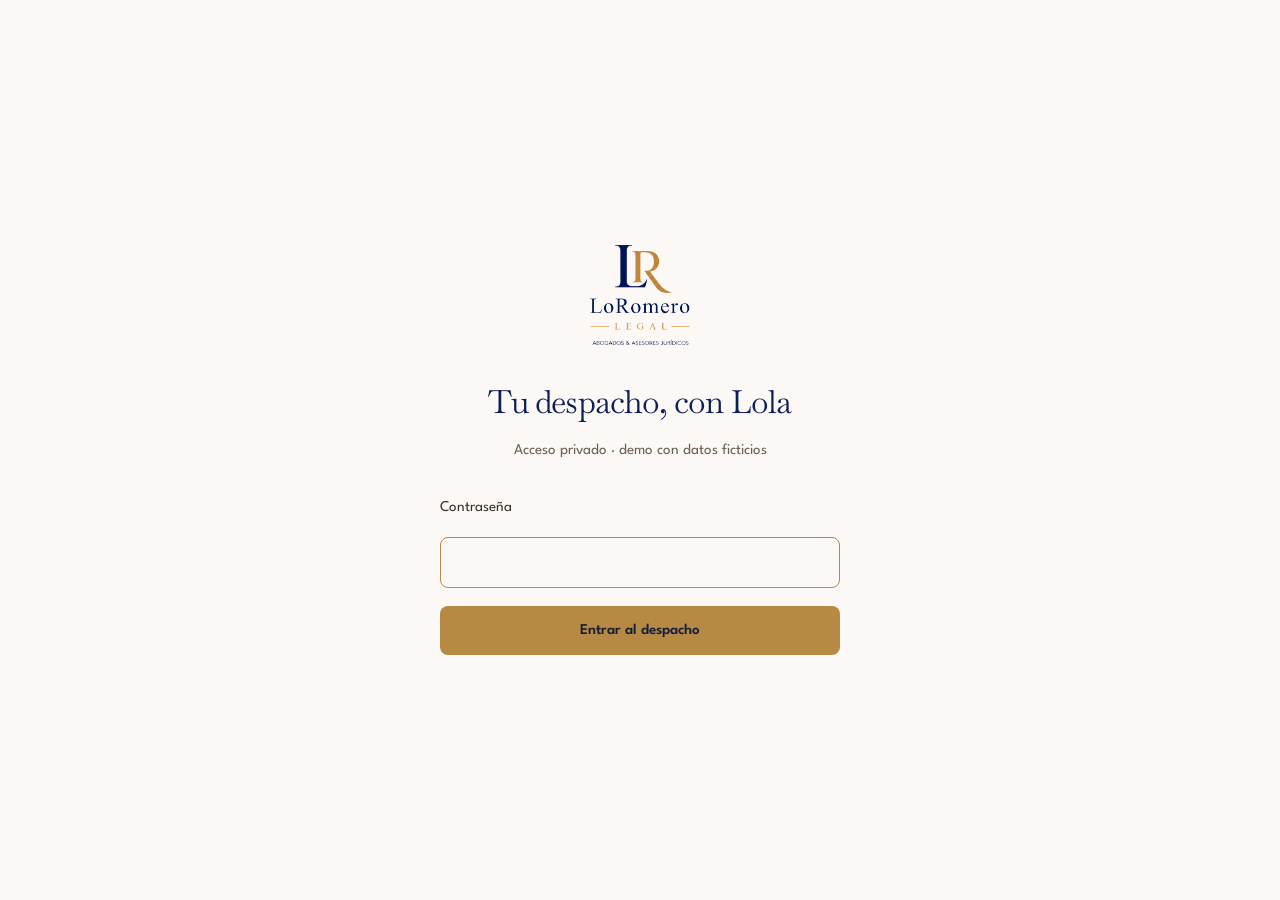
<file: index.html>
<!doctype html>
<html lang="es">
  <head>
    <meta charset="UTF-8" />
    <meta name="viewport" content="width=device-width, initial-scale=1.0" />
    <title>Lola · Lo Romero Legal</title>
    <meta name="theme-color" content="#0D1F58" />
    <link rel="icon" href="./brand/lrl-color.png" />
    <link rel="preconnect" href="https://fonts.googleapis.com" />
    <link rel="preconnect" href="https://fonts.gstatic.com" crossorigin />
    <link
      href="https://fonts.googleapis.com/css2?family=Baskervville:ital@0;1&family=League+Spartan:wght@400;500;600;700&display=swap"
      rel="stylesheet"
    />
    <script type="module" crossorigin src="./assets/index-DdEeDOhV.js"></script>
    <link rel="modulepreload" crossorigin href="./assets/chunk-DHx0Hwia.js">
    <link rel="modulepreload" crossorigin href="./assets/preload-helper-C_ToAYrC.js">
    <link rel="modulepreload" crossorigin href="./assets/store-Bd8o5oKa.js">
    <link rel="modulepreload" crossorigin href="./assets/actions-CuO7XJXQ.js">
    <link rel="modulepreload" crossorigin href="./assets/dia-IgKjLww7.js">
    <link rel="modulepreload" crossorigin href="./assets/bandeja-data-DtfQtGdV.js">
    <link rel="modulepreload" crossorigin href="./assets/check-lzzsST4Q.js">
    <link rel="modulepreload" crossorigin href="./assets/file-text-BRj9SrxJ.js">
    <link rel="modulepreload" crossorigin href="./assets/guide-state-CVuGlHj9.js">
    <link rel="modulepreload" crossorigin href="./assets/ops-DeLldN-a.js">
    <link rel="modulepreload" crossorigin href="./assets/escrito-9IsK-WZF.js">
    <link rel="modulepreload" crossorigin href="./assets/cloud-Da4aQi-Y.js">
    <link rel="modulepreload" crossorigin href="./assets/phone-YMp3YKvH.js">
    <link rel="modulepreload" crossorigin href="./assets/sparkles-Vx2PFT0X.js">
    <link rel="stylesheet" crossorigin href="./assets/escrito-BxnAW9AA.css">
    <link rel="stylesheet" crossorigin href="./assets/index-Bc18knv8.css">
  </head>
  <body>
    <div id="root"></div>
  </body>
</html>
</file>
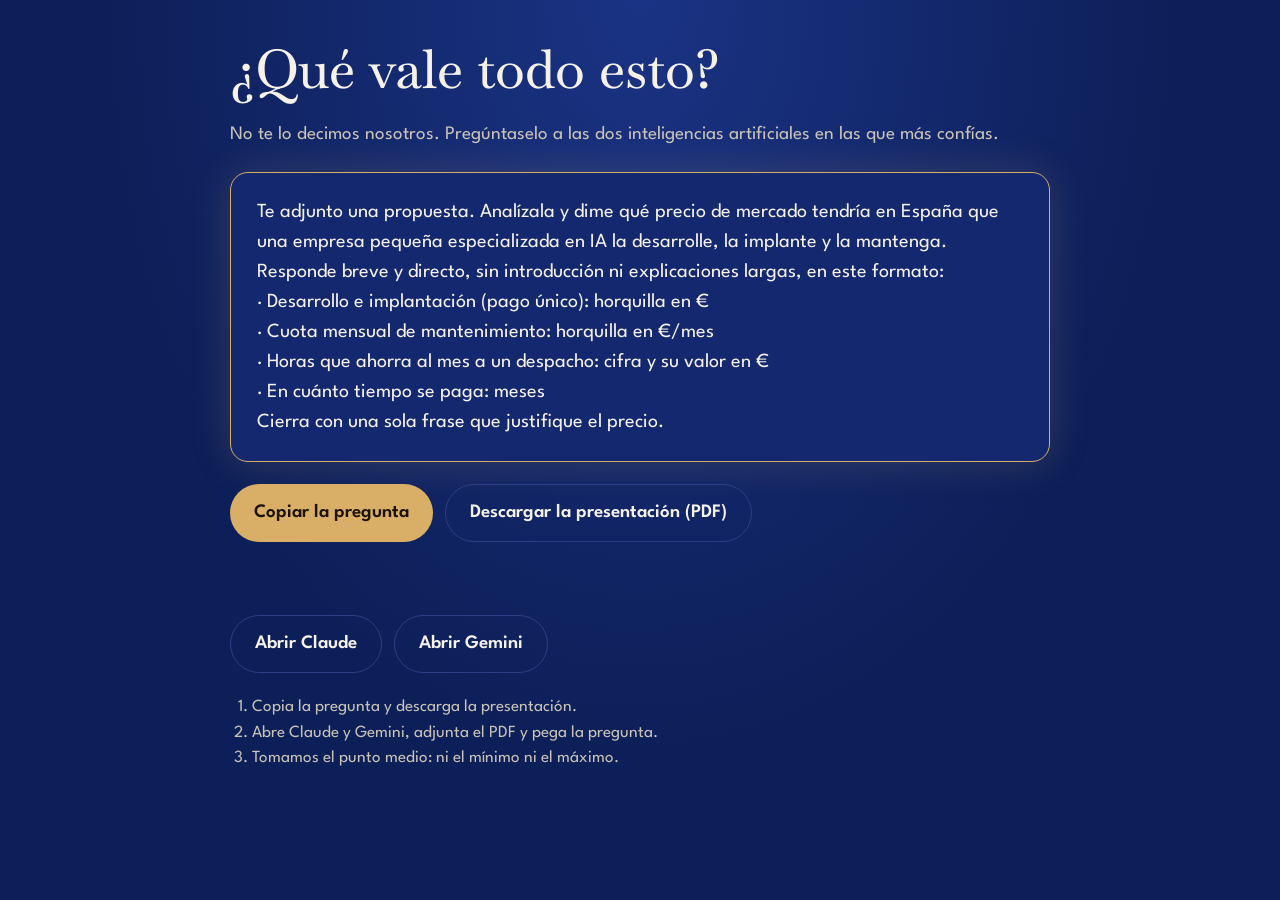
<file: cierre/index.html>
<!doctype html>
<html lang="es"><head><meta charset="utf-8"><meta name="viewport" content="width=device-width,initial-scale=1">
<title>¿Qué vale todo esto?</title>
<meta name="robots" content="noindex">
<link rel="preconnect" href="https://fonts.googleapis.com">
<link rel="stylesheet" href="https://fonts.googleapis.com/css2?family=Baskervville:ital,wght@0,400..700;1,400..700&family=League+Spartan:wght@300..700&display=swap">
<style>
:root{--bg:#0D1F58;--ink:#F6F2EA;--soft:#C9C2B6;--gold:#D9AE66;--card:#13286E;--line:#2A3F86}
*{box-sizing:border-box}
body{margin:0;min-height:100vh;background:radial-gradient(ellipse at 50% 0%,#1A3384 0%,var(--bg) 60%);color:var(--ink);font-family:'League Spartan',system-ui,sans-serif;font-size:19px;line-height:1.5;padding:40px 16px 64px;display:flex;justify-content:center}
.wrap{max-width:820px;width:100%;display:flex;flex-direction:column;gap:22px}
h1{font-family:'Baskervville',Georgia,serif;font-weight:500;font-size:clamp(34px,6vw,54px);line-height:1.1;margin:0;text-wrap:balance}
.lede{color:var(--soft);margin:0}
.q{background:var(--card);border:1.5px solid var(--gold);border-radius:18px;padding:24px 26px;box-shadow:0 0 40px rgba(217,174,102,.18);white-space:pre-line;font-size:20px}
.row{display:flex;flex-wrap:wrap;gap:12px}
.btn{appearance:none;border:0;border-radius:999px;padding:14px 24px;font:inherit;font-weight:600;cursor:pointer;text-decoration:none;display:inline-flex;align-items:center;gap:8px}
.gold{background:var(--gold);color:#1B1206}
.ghost{background:transparent;color:var(--ink);border:1.5px solid var(--line)}
.ok{color:var(--gold);font-weight:600;min-height:1.5em}
.steps{color:var(--soft);font-size:17px;margin:0;padding-left:22px}
.btn:focus-visible{outline:2px solid var(--gold);outline-offset:3px}
</style></head><body>
<div class="wrap">
  <h1>¿Qué vale todo esto?</h1>
  <p class="lede">No te lo decimos nosotros. Pregúntaselo a las dos inteligencias artificiales en las que más confías.</p>
  <div class="q" id="q">Te adjunto una propuesta. Analízala y dime qué precio de mercado tendría en España que una empresa pequeña especializada en IA la desarrolle, la implante y la mantenga.
Responde breve y directo, sin introducción ni explicaciones largas, en este formato:
· Desarrollo e implantación (pago único): horquilla en €
· Cuota mensual de mantenimiento: horquilla en €/mes
· Horas que ahorra al mes a un despacho: cifra y su valor en €
· En cuánto tiempo se paga: meses
Cierra con una sola frase que justifique el precio.</div>
  <div class="row">
    <button class="btn gold" id="copy" type="button">Copiar la pregunta</button>
    <a class="btn ghost" href="https://drive.google.com/file/d/1Ja6S2TDY6WOYTfha4LNRTRfylqhZHCdu/view" target="_blank" rel="noopener">Descargar la presentación (PDF)</a>
  </div>
  <div class="ok" id="ok" role="status" aria-live="polite"></div>
  <div class="row">
    <a class="btn ghost" href="https://claude.ai/new" target="_blank" rel="noopener">Abrir Claude</a>
    <a class="btn ghost" href="https://gemini.google.com/app" target="_blank" rel="noopener">Abrir Gemini</a>
  </div>
  <ol class="steps">
    <li>Copia la pregunta y descarga la presentación.</li>
    <li>Abre Claude y Gemini, adjunta el PDF y pega la pregunta.</li>
    <li>Tomamos el punto medio: ni el mínimo ni el máximo.</li>
  </ol>
</div>
<script>
document.getElementById('copy').addEventListener('click', async function(){
  var t = document.getElementById('q').innerText, ok = document.getElementById('ok');
  try { await navigator.clipboard.writeText(t); ok.textContent = 'Copiada. Ahora pégala en Claude y en Gemini.'; }
  catch(e){ var r=document.createRange(); r.selectNodeContents(document.getElementById('q')); var s=getSelection(); s.removeAllRanges(); s.addRange(r); ok.textContent = 'Pulsa Ctrl+C para copiarla.'; }
});
</script>
</body></html>
</file>
<file: assets/escrito-BxnAW9AA.css>
.t6b-despacho,.t6b-escrito{max-width:1140px;color:var(--ink);margin:0 auto;padding:24px 28px 110px}.t6b-despacho h1,.t6b-escrito h2{color:var(--navy);margin:0 0 8px;font-family:Baskervville,Georgia,serif;font-size:28px;line-height:1.2}.t6b-despacho p,.t6b-escrito p{margin:8px 0 16px}.t6b-team{grid-template-columns:minmax(0,1fr) 210px;align-items:center;gap:24px;margin-top:24px;display:grid}.t6b-pyramid{flex-direction:column;align-items:center;gap:14px;min-width:0;display:flex}.t6b-rank{background:var(--sand);border:1px solid var(--line-2);border-radius:12px;padding:16px 20px}.t6b-rank h2{color:var(--gold-ink);margin:0 0 4px;font-size:14px}.t6b-rank h3{color:var(--navy);margin:0;font-size:20px;line-height:1.3}.t6b-rank p{margin:4px 0}.t6b-rank .t6b-today,.t6b-lola .t6b-today{color:var(--muted);margin-top:12px;font-size:14px}.rank-one{text-align:center;background:var(--gold-tint);width:65%}.rank-two{background:var(--paper);grid-template-columns:repeat(2,minmax(0,1fr));gap:20px;width:80%;display:grid}.rank-three{width:90%}.rank-four{width:100%}.t6b-lola{border-top:2px solid var(--gold);padding-top:16px}.t6b-lola h2{color:var(--navy);font-family:Baskervville,Georgia,serif;font-size:23px}.t6b-working{color:var(--ok-ink);align-items:center;gap:7px;font-size:14px;display:inline-flex}.t6b-working i{background:var(--ok-ink);border-radius:50%;flex:none;width:8px;height:8px}.t6b-phases{border-block:1px solid var(--line);color:var(--muted);flex-wrap:wrap;gap:8px 20px;margin:16px 0;padding:18px 0;list-style:none;display:flex}.t6b-phases [aria-current]{color:var(--gold-ink);font-weight:600}.t6b-step{color:var(--navy);font-size:20px;font-weight:600}.t6b-contrast{border-block:1px solid var(--line-2);margin:12px 0 20px;padding:20px 0}.t6b-contrast h3{color:var(--navy);margin-bottom:12px;font-family:Baskervville,Georgia,serif;font-size:25px}.t6b-columns{grid-template-columns:repeat(2,minmax(0,1fr));gap:16px;margin:12px 0 20px;display:grid}.t6b-columns>div{background:var(--sand);border-top:1px solid var(--gold);padding:14px}.t6b-columns h4{color:var(--navy)}.t6b-choices{flex-wrap:wrap;gap:12px;margin:18px 0;display:flex}.t6b-word{margin:16px 0}.t6b-word h3{align-items:center;gap:8px;margin-bottom:12px;display:flex}.t6b-word .docx-wrapper{background:var(--sand);padding:12px}.t6b-word .docx-wrapper>section.docx{box-shadow:none;overflow-wrap:anywhere;width:100%!important;min-height:0!important;padding:32px!important}.t6b-escrito button{min-height:44px}@media (width<=700px){.t6b-despacho,.t6b-escrito{padding:18px 14px 140px}.t6b-team{grid-template-columns:minmax(0,1fr);gap:24px}.rank-one{width:85%}.rank-two{gap:12px;width:94%}.rank-three{width:97%}.t6b-rank{padding:12px}.t6b-rank h3{font-size:17px}.t6b-rank p{font-size:14px}.t6b-columns{gap:10px}.t6b-columns>div{padding:10px}.t6b-phases{gap:6px 12px;font-size:13px}.t6b-word .docx-wrapper>section.docx{padding:16px!important}}.t6b-escrito [data-guide=escrito-decide]{scroll-margin-top:320px}.t6b-word-back{z-index:1;margin-bottom:18px;position:sticky;top:8px}@media (width>=701px){.t6b-despacho{padding-top:16px}.t6b-team{margin-top:14px}.t6b-pyramid{gap:8px}.t6b-rank{padding:10px 16px;font-size:14px;line-height:1.35}.t6b-rank h3{font-size:18px}.t6b-rank .t6b-today{margin-top:6px}}@media (width<=700px){.t6b-contrast{margin:8px 0 16px;padding:10px 0}.t6b-contrast h3{margin-bottom:8px;font-size:22px}.t6b-contrast p{margin:6px 0}.t6b-columns{margin:8px 0 12px}.t6b-escrito [data-guide=escrito-decide]{scroll-margin-top:280px}}.t6b-despacho,.t6b-escrito{box-sizing:border-box;flex:1;width:100%;min-height:0;scroll-padding-block:56px 120px;overflow-y:auto}.t6b-team{align-items:start}.t6b-lola{margin-top:0}.t6b-step{z-index:2;box-sizing:border-box;background:var(--cream);align-items:center;height:48px;margin:0;display:flex;position:sticky;top:0}.t6b-word-back{top:48px}.t6b-contrast .t6b-sum{align-items:baseline;gap:8px;margin:8px 0;display:flex}.t6b-contrast .t6b-sum svg{color:var(--gold-ink);flex:none;align-self:center}.t6b-todo{color:var(--muted);margin:8px 0 16px;padding-left:20px}.t6b-todo li{margin:4px 0}.t6b-despacho,.t6b-escrito{padding-bottom:40px;scroll-padding-block:56px 24px}@media (width<=700px){.t6b-despacho,.t6b-escrito{padding-bottom:32px}.t6b-choices{margin-bottom:40px}.t6b-choices .lx-btn{scroll-margin-bottom:40px}.t6b-choices{grid-template-columns:1fr 1fr;gap:10px;display:grid}.t6b-choices .lx-btn{justify-content:center;width:100%}.t6b-choices .lx-btn:last-child{grid-column:1/-1}}.t7-work{margin-block:20px}.t7-disclosure{color:var(--muted);font-size:13px}.t7-sources{grid-template-columns:repeat(4,minmax(0,1fr));gap:14px;margin-bottom:28px;display:grid}.t7-sources>div{border:1px solid var(--line);padding:10px;position:relative}.t7-sources strong,.t7-sources span{display:block}.t7-sources span{font-size:13px}.t7-sources .active{background:var(--gold-tint);outline:2px solid var(--gold-ink)}.t7-sources .copied{background:var(--sand)}.t7-wire{border-left:1px solid var(--gold-ink);opacity:0;height:24px;position:absolute;top:100%;left:50%}.active .t7-wire,.copied .t7-wire{opacity:1}.t7-paper{background:var(--paper);border-top:1px solid var(--gold-ink);grid-template-columns:minmax(0,2fr) minmax(180px,1fr);column-gap:24px;padding:20px;display:grid}.t7-paper>p{white-space:pre-wrap;max-width:70ch;line-height:1.7}.t7-underlined{text-decoration:underline;-webkit-text-decoration-color:var(--gold-ink);text-decoration-color:var(--gold-ink);text-underline-offset:4px}.t7-paper aside{font-size:13px}.t7-paper aside strong{color:var(--gold-ink);display:block}@media (width<=700px){.t7-sources{grid-template-columns:1fr 1fr;gap:26px 12px}.t7-paper{grid-template-columns:minmax(0,1fr);padding:12px}.t7-paper aside:empty{display:none}}@media (prefers-reduced-motion:reduce){.t7-work *{scroll-behavior:auto}}.t7-actor{color:var(--navy);align-items:center;gap:8px;margin:10px 0;font-weight:600;display:flex}.t7-dot{background:var(--line-2);border-radius:50%;flex:none;width:10px;height:10px}.t7-dot.on{background:var(--gold-ink);animation:1s ease-in-out infinite t7pulse}@keyframes t7pulse{50%{opacity:.3}}.t7-sources>div{transition:background .4s,outline-color .4s}.t7-sources em{color:var(--gold-ink);opacity:0;font-size:12px;font-style:normal;transition:opacity .4s;display:block}.t7-sources .active em,.t7-sources .copied em{opacity:1}.t7-par.typing:after{content:"▍";color:var(--gold-ink);animation:.8s steps(2,end) infinite t7pulse}.t7-mark{color:inherit;padding:0 2px}.t7-mark.fable{background:var(--gold-tint);border-bottom:2px solid var(--gold-ink)}.t7-mark.argon{border-bottom:2px solid var(--navy);background:#e3ebf5}.t7-paper aside .t7-note{border-left:3px solid var(--gold-ink);background:var(--sand);margin:0 0 10px;padding:8px 10px;animation:.5s ease-out t7in}.t7-paper aside .t7-note.argon{border-left-color:var(--navy)}.t7-note small{color:var(--muted);margin-bottom:4px;font-size:11px;display:block}.t7-note.argon strong{color:var(--navy)}@keyframes t7in{0%{opacity:0;transform:translate(8px)}}@media (prefers-reduced-motion:reduce){.t7-dot.on,.t7-par.typing:after,.t7-note{animation:none}}.t6b-escrito[data-compact]>header p,.t6b-escrito[data-compact]>.t6b-phases{display:none}.t6b-escrito[data-compact]>header h2{margin:0;font-size:20px}.t6b-escrito[data-compact]{padding-top:10px}.t6b-escrito[data-compact] .t6b-step{margin:4px 0;font-size:16px}.t7-sources .copied{background:var(--gold-tint);border-left:4px solid var(--gold-ink)}.t7-sources .copied strong:before{content:"✓ ";color:var(--gold-ink)}.t7-work{scroll-margin-top:8px}@media (width<=700px){.t7-sources{gap:8px;margin-bottom:14px}.t7-sources span{font-size:12px}.t7-wire{height:8px}}
</file>
<file: assets/index-Bc18knv8.css>
.lx-lola-pill,.vl-slot,.vl-slide{--vl-ivory:var(--paper,#fff);--vl-paper:var(--sand,#f7f2ea);--vl-line:var(--line,#eae2d6);--vl-line-2:var(--line-2,#ddd0bd);--vl-warm:var(--muted,#6a6055);--vl-ink:var(--ink,#3a332b);--vl-navy:var(--navy,#0d1f58);--vl-gold:var(--gold,#b68945);--vl-gold-ink:var(--gold-ink,#7e5a1c);--vl-gold-tint:var(--gold-tint,#f4ebd9);--vl-green:#4a7050;--vl-green-d:#3f6b45;--vl-red:#96472b;--vl-red-d:#7e3a22;--vl-ease:cubic-bezier(.23, 1, .32, 1);color:var(--vl-ink);font-family:League Spartan,sans-serif}.vl-slot{background:var(--sand,#f7f2ea);border-bottom:1px solid var(--vl-line);flex-direction:column;gap:8px;min-height:0;max-height:72%;padding:12px 22px 14px;display:flex;overflow-y:auto}.vl-slot:empty{display:none}.vl-dock{background:var(--vl-ivory);border:1px solid var(--vl-line);animation:vl-rise .22s var(--vl-ease);border-radius:14px;flex-wrap:wrap;align-items:center;gap:10px;padding:10px 12px;display:flex;box-shadow:0 1px 2px #3a332b14}.vl-dock[data-paused=true]{background:var(--vl-paper)}.vl-dock-txt{flex:40px;min-width:0;line-height:1.2;display:grid}.vl-dock-txt b{color:var(--vl-navy);text-overflow:ellipsis;white-space:nowrap;font-size:14px;font-weight:600;overflow:hidden}.vl-dock-txt span{color:var(--vl-warm);text-overflow:ellipsis;white-space:nowrap;font-size:12.5px;overflow:hidden}.vl-dock .vl-btn{min-height:34px;padding:6px 10px;font-size:13px}@media (width>=901px){.vl-lines li:nth-last-child(n+3){display:none}}.vl-dock.call{display:block}.vl-call-top{align-items:center;gap:10px;display:flex}.vl-timer{font-variant-numeric:tabular-nums;color:var(--vl-warm);letter-spacing:.04em;font-size:13px}.vl-lines{border-top:1px solid var(--vl-line);gap:5px;margin:10px 0 0;padding:8px 0 0;font-size:13px;line-height:1.4;list-style:none;display:grid}.vl-lines li span{letter-spacing:.06em;text-transform:uppercase;color:var(--vl-gold);margin-right:4px;font-size:11px}.vl-lines li.user{color:var(--vl-warm)}.vl-empty{color:var(--vl-warm);align-items:center;gap:6px;display:flex}.voice-orb.mini{background:radial-gradient(circle at 30% 26%,#f3dcae,#b68945 52%,#6f5a3a 100%);border-radius:50%;flex:none;width:34px;height:34px;transition:transform 80ms linear,box-shadow .25s ease-out,filter .25s ease-out;position:relative;box-shadow:0 2px 10px #b6894533}.voice-orb.mini:after{content:"";border:1px solid #b6894566;border-radius:50%;position:absolute;inset:-5px}.voice-orb.mini[data-state=listening],.voice-orb.mini[data-state=speaking]{transform:scale(calc(1 + var(--lv,0) * .22))}.voice-orb.mini[data-state=speaking]{box-shadow:0 2px 18px #b6894599}.voice-orb.mini[data-state=thinking]{animation:1.2s ease-in-out infinite vl-think}.voice-orb.mini[data-state=paused],.voice-orb.mini[data-state=idle]{filter:saturate(.2)brightness(1.08);box-shadow:none}@keyframes vl-think{50%{transform:scale(1.1)}}.voice-wave{justify-content:center;align-items:center;gap:3px;height:18px;display:flex}.voice-wave span{background:var(--vl-gold);border-radius:2px;width:3px;height:14px;animation:1.1s ease-in-out infinite alternate vl-wave}@keyframes vl-wave{0%{transform:scaleY(.3)}to{transform:scaleY(1.2)}}.vl-btn{border:1px solid var(--vl-line);min-height:36px;color:var(--vl-navy);font:inherit;cursor:pointer;transition:transform .12s var(--vl-ease), background-color .15s ease-out, border-color .15s ease-out;background:#fff;border-radius:10px;justify-content:center;align-items:center;gap:6px;padding:7px 13px;font-size:13.5px;font-weight:500;display:inline-flex}.vl-btn:hover:not(:disabled){background:var(--vl-paper);border-color:var(--vl-line-2)}.vl-btn:active:not(:disabled){transform:scale(.97)}.vl-btn:disabled{opacity:.45;cursor:default}.vl-btn:focus-visible,.vl-approve:focus-visible,.vl-type textarea:focus-visible{outline:2px solid var(--vl-gold);outline-offset:2px}.vl-btn.quiet{color:var(--vl-warm)}.vl-btn.gold{background:var(--vl-gold);border-color:var(--vl-gold);color:#fff}.vl-btn.green{background:var(--vl-green);border-color:var(--vl-green);color:#fff}.vl-btn.green:hover:not(:disabled){background:var(--vl-green-d)}.vl-btn.red{background:var(--vl-red);border-color:var(--vl-red);color:#fff}.vl-btn.red:hover:not(:disabled){background:var(--vl-red-d)}.vl-card{background:var(--vl-ivory);border:1px solid var(--vl-line);border-radius:16px;gap:12px;padding:16px;display:grid;box-shadow:0 12px 32px #3a332b22,0 1px 2px #3a332b1a}.vl-slot .vl-card{animation:vl-rise .22s var(--vl-ease);box-shadow:0 1px 2px #3a332b14}.vl-who{align-items:center;gap:12px;display:flex}.vl-who strong{color:var(--vl-navy);font-size:17px;font-weight:600;line-height:1.2;display:block}.vl-who small{color:var(--vl-warm);margin-top:2px;font-size:13px;display:block}.vl-avatar{color:#fff;background:radial-gradient(circle at 30% 26%,#e6c98f,#b68945 70%);border-radius:50%;flex:none;place-items:center;width:40px;height:40px;font-size:18px;font-weight:600;display:grid}.vl-avatar.ring{animation:1.6s ease-out infinite vl-ring}@keyframes vl-ring{0%{box-shadow:0 0 #b6894555}to{box-shadow:0 0 0 12px #b6894500}}.vl-actions{gap:8px;display:flex}.vl-actions .vl-btn{flex:1;min-height:40px}.vl-note-head{color:var(--vl-gold-ink);letter-spacing:.02em;align-items:center;gap:7px;font-size:12.5px;display:flex}.vl-note-head strong{font-weight:600}.vl-actions.ring3{flex-wrap:wrap}.vl-actions.ring3 .vl-btn.msg{background:var(--vl-paper);border-color:var(--vl-line-2);color:var(--vl-ink);flex:100%;order:-1}.vl-actions.ring3 .vl-btn.msg:hover:not(:disabled){background:var(--vl-gold-tint)}.vl-brief{gap:7px;display:grid}.vl-brief p,.vl-card p{margin:0}.vl-resumen{color:var(--vl-ink);font-size:14.5px;line-height:1.4}.vl-pregunta{color:var(--vl-navy);font-size:14.5px;font-weight:500;line-height:1.4}.vl-segun{color:var(--vl-warm);font-size:13px;line-height:1.4}.vl-propuesta{background:var(--vl-gold-tint);color:var(--vl-ink);border:1px solid #b6894566;border-radius:12px;padding:10px 12px;font-size:14.5px;line-height:1.4}.vl-propuesta b{letter-spacing:.06em;text-transform:uppercase;color:var(--vl-gold-ink);margin-bottom:3px;font-size:11.5px;font-weight:600;display:block}.vl-approve{background:var(--vl-green);color:#fff;width:100%;min-height:46px;font:inherit;cursor:pointer;transition:transform .12s var(--vl-ease), background-color .15s ease-out;border:0;border-radius:12px;justify-content:center;align-items:center;gap:8px;font-size:15.5px;font-weight:600;display:flex}.vl-approve:hover{background:var(--vl-green-d)}.vl-approve:active{transform:scale(.98)}.vl-state{color:var(--vl-warm);align-items:center;gap:8px;font-size:13.5px;display:flex}.vl-listen{gap:8px;display:grid}.vl-live{min-height:1.4em;color:var(--vl-gold-ink);font-size:14px;font-style:italic;line-height:1.4}.vl-hint{color:var(--vl-warm);font-size:13px}.vl-tick{color:var(--vl-green);vertical-align:-2px}.vl-type{gap:8px;display:grid}.vl-type label{color:var(--vl-warm);font-size:13px}.vl-type textarea{width:100%;font:inherit;border:1px solid var(--vl-line-2);color:var(--vl-navy);resize:vertical;caret-color:var(--vl-gold);background:#fff;border-radius:10px;padding:10px 12px;font-size:14.5px}.vl-type .vl-btn{justify-self:end}.vl-slide{z-index:70;top:max(16px, env(safe-area-inset-top));width:380px;max-width:calc(100vw - 32px);max-height:calc(100dvh - 32px);animation:vl-in-right .24s var(--vl-ease);border-radius:16px;position:fixed;right:16px;overflow-y:auto}@keyframes vl-in-right{0%{opacity:0;transform:translate(28px)}to{opacity:1;transform:none}}@keyframes vl-in-top{0%{opacity:0;transform:translateY(-16px)}to{opacity:1;transform:none}}@keyframes vl-in-bottom{0%{opacity:0;transform:translateY(24px)}to{opacity:1;transform:none}}@keyframes vl-rise{0%{opacity:0;transform:translateY(6px)}to{opacity:1;transform:none}}.vl-bell{display:contents}.vl-bell-i{width:28px;height:28px;color:var(--vl-gold-ink);place-items:center;margin-left:auto;display:inline-grid;position:relative}.vl-bell-i i{background:var(--vl-gold,#b68945);color:#fff;text-align:center;border-radius:8px;min-width:15px;height:15px;padding:0 3px;font:600 10px/15px League Spartan,sans-serif;position:absolute;top:0;right:0;box-shadow:0 0 0 2px #fff}.lx-simcall{margin:4px 0 14px}@media (width<=900px){.vl-slot{left:0;right:0;bottom:calc(56px + var(--vl-lola-h,98px));z-index:45;pointer-events:none;background:0 0;border:0;max-height:60dvh;padding:0 10px 8px;position:fixed}.vl-slot>*{pointer-events:auto}.lx-lola.open>.vl-slot{bottom:calc(56px + 72dvh)}.vl-dock{padding:8px 10px 8px 14px;box-shadow:0 6px 18px #3a332b22}.vl-dock .vl-btn{min-height:34px;padding:5px 10px}.vl-lines li:not(:last-child){display:none}.vl-lines{margin-top:6px;padding-top:6px}.vl-slot .vl-card{max-height:56dvh;overflow-y:auto;box-shadow:0 8px 24px #3a332b33}.vl-slide:has(.vl-card.ringing){width:auto;max-width:none;padding:max(8px, env(safe-area-inset-top)) 10px 0;animation-name:vl-in-top;top:0;left:0;right:0}.vl-card.ringing{gap:10px;padding:12px}.vl-card.ringing .vl-actions .vl-btn{white-space:nowrap;gap:5px;min-height:40px;padding:6px 8px;font-size:12.5px}.vl-actions.ring3{flex-wrap:nowrap}.vl-actions.ring3 .vl-btn.msg{flex:auto;order:0;min-width:0}.vl-actions.ring3 .vl-btn.red,.vl-actions.ring3 .vl-btn.green{flex:none}:is(.vl-slide:has(.vl-card.picked),.vl-slide:has(.vl-card.notice)){border-radius:18px 18px 0 0;width:auto;max-width:none;max-height:68dvh;animation-name:vl-in-bottom;inset:auto 0 56px}.vl-card.picked,.vl-slide .vl-card.notice{border-bottom:0;border-radius:18px 18px 0 0;box-shadow:0 -10px 30px #3a332b33}}@media (prefers-reduced-motion:reduce){.vl-slot,.vl-slide,.vl-slot *,.vl-slide *,.voice-orb.mini{transition-duration:.01ms!important;animation-duration:.01ms!important;animation-iteration-count:1!important}.vl-slide{animation-name:vl-fade}.vl-avatar.ring,.voice-wave span{animation:none!important}}@keyframes vl-fade{0%{opacity:0}to{opacity:1}}.demo-car{flex-wrap:wrap;gap:8px;margin-top:12px;display:flex}.demo-car .lx-btn{text-align:left}.demo-halo{outline-offset:3px;scroll-margin:20px;animation:1.6s ease-in-out infinite demo-pulse;outline:3px solid var(--gold)!important}@keyframes demo-pulse{50%{box-shadow:0 0 0 7px #b6894533}}.demo-mobile{z-index:100;background:var(--cream);flex-direction:column;align-items:center;gap:12px;padding:12px;display:flex;position:fixed;inset:0;overflow:auto}.demo-mobile-frame{flex:none;position:relative}.demo-mobile iframe{transform-origin:0 0;border:5px solid var(--navy);box-sizing:content-box;background:var(--cream);border-radius:24px;width:390px;height:844px;min-height:844px;position:absolute;top:0;left:0}.demo-mail-draft{margin:12px}.demo-calendar-task{margin-top:16px}@media (prefers-reduced-motion:reduce){.demo-halo{animation:none}}.demo-conversation .lx-ctx{display:none}.demo-conversation .lx-feed{min-height:0;overflow-y:auto}.demo-llamada,.demo-noche{background:var(--paper);border:1px solid var(--line-2);border-radius:16px;margin:12px 24px;padding:16px}.demo-transcript{color:var(--ink);gap:6px;margin:0;padding:0;font-size:14px;list-style:none;display:grid}.demo-transcript li[data-quien=Cliente]{color:var(--muted)}.demo-transcript b{color:var(--gold-ink);margin-right:4px}.demo-llamada-btns{flex-wrap:wrap;gap:8px;display:flex}.demo-llamada-fin{color:var(--ok-ink);align-items:center;gap:6px;font-size:14px;display:flex}.demo-noche{gap:10px;display:grid}.demo-noche-lead{color:var(--navy);align-items:center;gap:8px;margin:0;font-weight:600;display:flex}.demo-noche-mail{background:var(--sand);border-radius:12px;align-items:flex-start;gap:10px;padding:10px 12px;font-size:14px;display:flex}.demo-noche-mail b{display:block}.demo-noche-mail em{color:var(--gold-ink);font-style:normal}.demo-noche-mail.urgente{background:var(--gold-tint);border:1px solid var(--gold)}.demo-protegido{border:1px solid var(--gold);background:var(--gold-tint);border-radius:14px;padding:14px}.demo-protegido h3{color:var(--navy);align-items:center;gap:8px;margin:0 0 8px;display:flex}.demo-protegido ul{gap:6px;margin:0;padding:0;font-size:14px;list-style:none;display:grid}.demo-protegido li{align-items:flex-start;gap:8px;display:flex}.demo-protegido li svg{color:var(--gold-ink);flex:none;margin-top:3px}html.noche{--cream:#12151f;--sand:#181c2a;--paper:#1d2233;--line:#2b3144;--line-2:#3a4260;--ink:#ece6da;--muted:#b9b2a5;--faint:#a39c90;--navy:#e9dfc7;--gold-tint:#2c2619;--gold-ink:#e0bd7c;--ok-ink:#9fcfa5;--alert:#e0907a;--lightningcss-light: ;--lightningcss-dark:initial;color-scheme:dark}html.noche body,html.noche .lx-center,html.noche .lx-app{background:var(--cream);color:var(--ink)}html.noche .lx-btn:not(.gold),html.noche .vl-card{background:var(--paper);color:var(--ink);border-color:var(--line-2)}@media (width<=700px){.demo-llamada,.demo-noche{margin:10px 12px}.demo-llamada-btns .lx-btn{flex:45%;justify-content:center}}.lola-panel{background:var(--sand);border-bottom:1px solid var(--line-2);z-index:3;flex:none;gap:6px;max-height:40dvh;padding:10px 24px 12px;display:grid;position:relative;overflow-y:auto}.lp-head{align-items:center;gap:12px;display:flex}.lp-avatar{flex:none;display:inline-flex}.lp-title{min-width:0;color:var(--navy);text-overflow:ellipsis;white-space:nowrap;flex:1;font-size:16px;overflow:hidden}.lp-head .lx-link{flex:none;align-items:center;gap:6px;display:inline-flex}.lp-text{color:var(--ink);margin:0;font-size:16px;line-height:1.4}.lp-actions{flex-wrap:wrap;align-items:center;gap:14px;display:flex}.lp-invita{text-align:left;font-size:14px}.lp-resp{background:var(--paper);border:1px solid var(--line-2);white-space:pre-line;border-radius:10px;max-height:14dvh;margin:0;padding:8px 10px;font-size:14px;overflow-y:auto}.lp-write{gap:8px;display:flex}.lp-write input{border:1px solid var(--line-2);background:var(--paper);min-width:0;color:var(--ink);font:inherit;border-radius:8px;flex:1;padding:8px 10px;font-size:14px}.lp-write input:focus-visible{outline:2px solid var(--gold-ink);outline-offset:2px}.lp-write .lx-btn{align-items:center;gap:6px;display:inline-flex}.lp-index{z-index:30;background:var(--paper);border:1px solid var(--line-2);border-radius:12px;gap:6px;max-height:60dvh;padding:10px 14px;display:grid;position:absolute;top:100%;left:12px;right:12px;overflow-y:auto;box-shadow:0 8px 24px #0003}.lp-index ol{gap:2px;margin:0;padding:0;list-style:none;display:grid}.lp-index .lx-link{text-align:left;min-height:36px}.lp-index .lx-link.sel{color:var(--navy);font-weight:700}@media (width<=900px){.lola-panel{gap:4px;max-height:25dvh;padding:6px 12px 8px}.lp-title{font-size:13px}.lp-head{gap:8px}.lp-head .lx-link span{display:none}.lp-text{font-size:13px;line-height:1.3}.lp-invita{font-size:12px}.lp-actions .lx-btn{min-height:36px;padding-block:4px}.lp-write .lx-btn span{display:none}.lp-write input{padding:6px 8px}.lp-resp{max-height:10dvh;font-size:12px}.demo-car{z-index:20;background:var(--sand);border:1px solid var(--line-2);border-radius:14px;margin:0;padding:8px;position:fixed;top:27dvh;left:8px;right:8px;box-shadow:0 4px 16px #0003}}.lx-ask-write{gap:8px;padding:0 0 12px;display:grid}.lx-ask-write textarea{border:1px solid var(--line-2);background:var(--paper);width:100%;color:var(--ink);font:inherit;border-radius:8px;padding:8px}.lx-ask-write button{justify-self:end}.demo-scene{border:1px solid var(--line-2);background:var(--paper);border-radius:12px;margin-bottom:20px;padding:18px}.demo-scene h2{margin-top:0}.demo-scene-result{white-space:pre-wrap;overflow-wrap:anywhere;line-height:1.5}.demo-llamada textarea{background:var(--paper);width:100%;min-height:90px;color:var(--ink);border:1px solid var(--line-2);font:inherit;margin-block:10px;padding:10px;display:block}.lp-stop{flex:none}.lp-head{background:var(--sand);z-index:4;position:sticky;top:-10px}.lp-index{max-height:35dvh;position:relative;inset:auto}@media (width<=900px){.lp-head{top:-6px}.lp-stop{min-height:36px;padding:4px 10px}}.lola-panel,.lp-head,.lp-write{min-width:0}.lp-title{width:0}@media (width<=900px){.demo-llamada{flex:none;max-height:45dvh;overflow-y:auto}}body.guide-hecho .lx-btn.gold:not([data-guide-action]){background:var(--paper);border-color:var(--line-2);color:var(--ink);font-weight:500}aside.lx-lola-sheet{top:var(--lp-h,0px)}@media (width<=900px){aside.lx-lola-sheet{height:min(70dvh, calc(100dvh - var(--lp-h,0px) - 176px));top:auto}.lp-write{background:var(--sand);padding-top:2px;position:sticky;bottom:0}.lp-title{white-space:normal;-webkit-line-clamp:2;-webkit-box-orient:vertical;font-size:12px;line-height:1.2;display:-webkit-box}.lola-panel [role=status] .lx-btn{min-height:28px;padding:2px 8px}}.lola-panel>div[role=status]{flex-wrap:wrap;align-items:center;gap:6px 10px;display:flex}@media (width<=900px){.lola-panel>div[role=status]{font-size:12px;line-height:1.25}.lola-panel>div[role=status] .lx-btn{min-height:28px;padding:2px 8px}}.demo-noche{flex:0 auto;max-height:44dvh;overflow-y:auto}@media (width>=901px){.lx-app:has(.lx-lola-sheet) .demo-noche{margin-right:404px}}.lx-tabs .lx-tab{min-width:112px}.lx-tabs .lx-tab.sel{min-width:140px}@media (width<=900px){.t6b-despacho,.t6b-escrito{padding-bottom:150px;scroll-padding-block:56px 150px}body.guide-hecho .lola-panel{max-height:38dvh}body.guide-hecho .lp-write{position:static}}.lp-sections{gap:6px;padding:4px 2px;display:flex;overflow-x:auto}.lp-sections button{border:1px solid var(--line-2);background:var(--paper);color:var(--ink);font:inherit;text-align:left;cursor:pointer;border-radius:20px;flex:none;padding:6px 12px;font-size:12px}.lp-sections small{font-size:10px;display:block}.lp-sections [data-state=actual]{border-color:var(--gold-ink);background:var(--gold-tint);font-weight:700}.lp-sections [data-state=hecho]{color:var(--ok-ink)}.lp-sections button:focus-visible{outline:2px solid var(--gold-ink);outline-offset:2px}.lp-title{white-space:normal;display:block;overflow:visible}.lp-detail{flex-wrap:wrap;gap:8px;display:flex}.lp-detail p{flex-basis:100%;margin:0}body.guide-auto .lx-btn.gold:not([data-guide-action]){background:var(--paper);border-color:var(--line-2);color:var(--ink)}.lola-panel .lp-text{white-space:pre-line;max-height:12dvh;overflow-y:auto}@media (width<=900px){.lola-panel{grid-auto-rows:max-content}.lola-panel .lp-text{max-height:none;overflow:visible}.lp-title{-webkit-line-clamp:unset}.lola-panel{max-height:42dvh}.lp-head{flex-wrap:wrap}.lp-title{flex-basis:calc(100% - 54px)}.lp-sections{min-height:50px}.demo-car{position:static}}.t9b-call{flex:0 auto;max-height:60dvh;overflow-y:auto}.t9b-call h2{margin:8px 0;font-size:18px}.t9b-call .demo-transcript{gap:8px;padding:0;list-style:none;display:grid}.t9b-call .demo-transcript li{background:var(--sand);border-radius:12px;padding:10px 14px}.t9b-call p{margin:6px 0;line-height:1.5}.t9b-call details,.t9b-summary p{margin:12px 0;padding:12px}@media (width<=900px){.t9b-call{max-height:45dvh}}.lp-steps{flex-wrap:wrap;gap:6px;margin:4px 0;display:flex}.lp-steps button{opacity:.75;border:1px solid;border-radius:999px;padding:2px 8px;font-size:12px}.lp-steps button[data-state=visto]{opacity:1}.lp-steps button[aria-current=step]{opacity:1;font-weight:600}.lp-back:disabled{opacity:.35}@layer properties{@supports (((-webkit-hyphens:none)) and (not (margin-trim:inline))) or ((-moz-orient:inline) and (not (color:rgb(from red r g b)))){*,:before,:after,::backdrop{--tw-scale-x:1;--tw-scale-y:1;--tw-scale-z:1;--tw-rotate-x:initial;--tw-rotate-y:initial;--tw-rotate-z:initial;--tw-skew-x:initial;--tw-skew-y:initial;--tw-pan-x:initial;--tw-pan-y:initial;--tw-pinch-zoom:initial;--tw-space-y-reverse:0;--tw-space-x-reverse:0;--tw-divide-x-reverse:0;--tw-border-style:solid;--tw-divide-y-reverse:0;--tw-font-weight:initial;--tw-ordinal:initial;--tw-slashed-zero:initial;--tw-numeric-figure:initial;--tw-numeric-spacing:initial;--tw-numeric-fraction:initial;--tw-shadow:0 0 #0000;--tw-shadow-color:initial;--tw-shadow-alpha:100%;--tw-inset-shadow:0 0 #0000;--tw-inset-shadow-color:initial;--tw-inset-shadow-alpha:100%;--tw-ring-color:initial;--tw-ring-shadow:0 0 #0000;--tw-inset-ring-color:initial;--tw-inset-ring-shadow:0 0 #0000;--tw-ring-inset:initial;--tw-ring-offset-width:0px;--tw-ring-offset-color:#fff;--tw-ring-offset-shadow:0 0 #0000;--tw-outline-style:solid;--tw-blur:initial;--tw-brightness:initial;--tw-contrast:initial;--tw-grayscale:initial;--tw-hue-rotate:initial;--tw-invert:initial;--tw-opacity:initial;--tw-saturate:initial;--tw-sepia:initial;--tw-drop-shadow:initial;--tw-drop-shadow-color:initial;--tw-drop-shadow-alpha:100%;--tw-drop-shadow-size:initial;--tw-backdrop-blur:initial;--tw-backdrop-brightness:initial;--tw-backdrop-contrast:initial;--tw-backdrop-grayscale:initial;--tw-backdrop-hue-rotate:initial;--tw-backdrop-invert:initial;--tw-backdrop-opacity:initial;--tw-backdrop-saturate:initial;--tw-backdrop-sepia:initial;--tw-ease:initial;--tw-duration:initial;--tw-animation-delay:0s;--tw-animation-direction:normal;--tw-animation-duration:initial;--tw-animation-fill-mode:none;--tw-animation-iteration-count:1;--tw-enter-blur:0;--tw-enter-opacity:1;--tw-enter-rotate:0;--tw-enter-scale:1;--tw-enter-translate-x:0;--tw-enter-translate-y:0;--tw-exit-blur:0;--tw-exit-opacity:1;--tw-exit-rotate:0;--tw-exit-scale:1;--tw-exit-translate-x:0;--tw-exit-translate-y:0}}}@layer theme{:root,:host{--font-sans:ui-sans-serif, system-ui, sans-serif, "Apple Color Emoji", "Segoe UI Emoji", "Segoe UI Symbol", "Noto Color Emoji";--font-mono:ui-monospace, SFMono-Regular, Menlo, Monaco, Consolas, "Liberation Mono", "Courier New", monospace;--color-black:#000;--spacing:.25rem;--container-sm:24rem;--text-sm:.875rem;--text-sm--line-height:calc(1.25 / .875);--font-weight-semibold:600;--radius-xs:.125rem;--ease-in-out:cubic-bezier(.4, 0, .2, 1);--default-transition-duration:.15s;--default-transition-timing-function:cubic-bezier(.4, 0, .2, 1);--default-font-family:var(--font-sans);--default-mono-font-family:var(--font-mono);--color-background:#fcf8f5;--color-foreground:#4f2817;--color-muted-foreground:#6b4a3a;--color-secondary:#f1ece3;--color-ring:#b68945}}@layer base{*,:after,:before,::backdrop{box-sizing:border-box;border:0 solid;margin:0;padding:0}::file-selector-button{box-sizing:border-box;border:0 solid;margin:0;padding:0}html,:host{-webkit-text-size-adjust:100%;tab-size:4;line-height:1.5;font-family:var(--default-font-family,ui-sans-serif, system-ui, sans-serif, "Apple Color Emoji", "Segoe UI Emoji", "Segoe UI Symbol", "Noto Color Emoji");font-feature-settings:var(--default-font-feature-settings,normal);font-variation-settings:var(--default-font-variation-settings,normal);-webkit-tap-highlight-color:transparent}hr{height:0;color:inherit;border-top-width:1px}abbr:where([title]){-webkit-text-decoration:underline dotted;text-decoration:underline dotted}h1,h2,h3,h4,h5,h6{font-size:inherit;font-weight:inherit}a{color:inherit;-webkit-text-decoration:inherit;-webkit-text-decoration:inherit;-webkit-text-decoration:inherit;-webkit-text-decoration:inherit;text-decoration:inherit}b,strong{font-weight:bolder}code,kbd,samp,pre{font-family:var(--default-mono-font-family,ui-monospace, SFMono-Regular, Menlo, Monaco, Consolas, "Liberation Mono", "Courier New", monospace);font-feature-settings:var(--default-mono-font-feature-settings,normal);font-variation-settings:var(--default-mono-font-variation-settings,normal);font-size:1em}small{font-size:80%}sub,sup{vertical-align:baseline;font-size:75%;line-height:0;position:relative}sub{bottom:-.25em}sup{top:-.5em}table{text-indent:0;border-color:inherit;border-collapse:collapse}:-moz-focusring{outline:auto}progress{vertical-align:baseline}summary{display:list-item}ol,ul,menu{list-style:none}img,svg,video,canvas,audio,iframe,embed,object{vertical-align:middle;display:block}img,video{max-width:100%;height:auto}button,input,select,optgroup,textarea{font:inherit;font-feature-settings:inherit;font-variation-settings:inherit;letter-spacing:inherit;color:inherit;opacity:1;background-color:#0000;border-radius:0}::file-selector-button{font:inherit;font-feature-settings:inherit;font-variation-settings:inherit;letter-spacing:inherit;color:inherit;opacity:1;background-color:#0000;border-radius:0}:where(select:is([multiple],[size])) optgroup{font-weight:bolder}:where(select:is([multiple],[size])) optgroup option{padding-inline-start:20px}::file-selector-button{margin-inline-end:4px}::placeholder{opacity:1}@supports (not ((-webkit-appearance:-apple-pay-button))) or (contain-intrinsic-size:1px){::placeholder{color:currentColor}@supports (color:color-mix(in lab, red, red)){::placeholder{color:color-mix(in oklab, currentcolor 50%, transparent)}}}textarea{resize:vertical}::-webkit-search-decoration{-webkit-appearance:none}::-webkit-date-and-time-value{min-height:1lh;text-align:inherit}::-webkit-datetime-edit{display:inline-flex}::-webkit-datetime-edit-fields-wrapper{padding:0}::-webkit-datetime-edit{padding-block:0}::-webkit-datetime-edit-year-field{padding-block:0}::-webkit-datetime-edit-month-field{padding-block:0}::-webkit-datetime-edit-day-field{padding-block:0}::-webkit-datetime-edit-hour-field{padding-block:0}::-webkit-datetime-edit-minute-field{padding-block:0}::-webkit-datetime-edit-second-field{padding-block:0}::-webkit-datetime-edit-millisecond-field{padding-block:0}::-webkit-datetime-edit-meridiem-field{padding-block:0}::-webkit-calendar-picker-indicator{line-height:1}:-moz-ui-invalid{box-shadow:none}button,input:where([type=button],[type=reset],[type=submit]){appearance:button}::file-selector-button{appearance:button}::-webkit-inner-spin-button{height:auto}::-webkit-outer-spin-button{height:auto}[hidden]:where(:not([hidden=until-found])){display:none!important}}@layer components;@layer utilities{.collapse{visibility:collapse}.invisible{visibility:hidden}.visible{visibility:visible}.sr-only{clip-path:inset(50%);white-space:nowrap;border-width:0;width:1px;height:1px;margin:-1px;padding:0;position:absolute;overflow:hidden}.not-sr-only{clip-path:none;white-space:normal;width:auto;height:auto;margin:0;padding:0;position:static;overflow:visible}.absolute{position:absolute}.fixed{position:fixed}.relative{position:relative}.static{position:static}.sticky{position:sticky}.inset-0{inset:calc(var(--spacing) * 0)}.inset-x-0{inset-inline:calc(var(--spacing) * 0)}.inset-y-0{inset-block:calc(var(--spacing) * 0)}.inset-s-0{inset-inline-start:calc(var(--spacing) * 0)}.start{inset-inline-start:var(--spacing)}.end{inset-inline-end:var(--spacing)}.inset-e-0{inset-inline-end:calc(var(--spacing) * 0)}.inset-e-4{inset-inline-end:calc(var(--spacing) * 4)}.top-0{top:calc(var(--spacing) * 0)}.top-4{top:calc(var(--spacing) * 4)}.bottom-0{bottom:calc(var(--spacing) * 0)}.isolate{isolation:isolate}.isolation-auto{isolation:auto}.z-50{z-index:50}.\!container{width:100%!important}@media (width>=40rem){.\!container{max-width:40rem!important}}@media (width>=48rem){.\!container{max-width:48rem!important}}@media (width>=64rem){.\!container{max-width:64rem!important}}@media (width>=80rem){.\!container{max-width:80rem!important}}@media (width>=96rem){.\!container{max-width:96rem!important}}.container{width:100%}@media (width>=40rem){.container{max-width:40rem}}@media (width>=48rem){.container{max-width:48rem}}@media (width>=64rem){.container{max-width:64rem}}@media (width>=80rem){.container{max-width:80rem}}@media (width>=96rem){.container{max-width:96rem}}.mt-auto{margin-top:auto}.\!hidden{display:none!important}.block{display:block}.contents{display:contents}.flex{display:flex}.flow-root{display:flow-root}.grid{display:grid}.hidden{display:none}.hidden\!{display:none!important}.inline{display:inline}.inline-block{display:inline-block}.inline-flex{display:inline-flex}.inline-grid{display:inline-grid}.inline-table{display:inline-table}.list-item{display:list-item}.table{display:table}.table-caption{display:table-caption}.table-cell{display:table-cell}.table-column{display:table-column}.table-column-group{display:table-column-group}.table-footer-group{display:table-footer-group}.table-header-group{display:table-header-group}.table-row{display:table-row}.table-row-group{display:table-row-group}.size-4{width:calc(var(--spacing) * 4);height:calc(var(--spacing) * 4)}.h-auto{height:auto}.h-full{height:100%}.w-3\/4{width:75%}.shrink{flex-shrink:1}.grow{flex-grow:1}.border-collapse{border-collapse:collapse}.translate-none{translate:none}.scale-3d{scale:var(--tw-scale-x) var(--tw-scale-y) var(--tw-scale-z)}.transform{transform:var(--tw-rotate-x,) var(--tw-rotate-y,) var(--tw-rotate-z,) var(--tw-skew-x,) var(--tw-skew-y,)}.touch-pinch-zoom{--tw-pinch-zoom:pinch-zoom;touch-action:var(--tw-pan-x,) var(--tw-pan-y,) var(--tw-pinch-zoom,)}.resize{resize:both}.columns-2{columns:2}.columns-3{columns:3}.columns-4{columns:4}.flex-col{flex-direction:column}.flex-wrap{flex-wrap:wrap}.gap-1\.5{gap:calc(var(--spacing) * 1.5)}.gap-2{gap:calc(var(--spacing) * 2)}.gap-4{gap:calc(var(--spacing) * 4)}:where(.space-y-reverse>:not(:last-child)){--tw-space-y-reverse:1}:where(.space-x-reverse>:not(:last-child)){--tw-space-x-reverse:1}:where(.divide-x>:not(:last-child)){--tw-divide-x-reverse:0;border-inline-style:var(--tw-border-style);border-inline-start-width:calc(1px * var(--tw-divide-x-reverse));border-inline-end-width:calc(1px * calc(1 - var(--tw-divide-x-reverse)))}:where(.divide-y>:not(:last-child)){--tw-divide-y-reverse:0;border-bottom-style:var(--tw-border-style);border-top-style:var(--tw-border-style);border-top-width:calc(1px * var(--tw-divide-y-reverse));border-bottom-width:calc(1px * calc(1 - var(--tw-divide-y-reverse)))}:where(.divide-y-reverse>:not(:last-child)){--tw-divide-y-reverse:1}.truncate{text-overflow:ellipsis;white-space:nowrap;overflow:hidden}.overflow-clip{overflow:clip}.rounded-xs{border-radius:var(--radius-xs)}.rounded-s{border-start-start-radius:.25rem;border-end-start-radius:.25rem}.rounded-ss{border-start-start-radius:.25rem}.rounded-e{border-start-end-radius:.25rem;border-end-end-radius:.25rem}.rounded-se{border-start-end-radius:.25rem}.rounded-ee{border-end-end-radius:.25rem}.rounded-es{border-end-start-radius:.25rem}.rounded-t{border-top-left-radius:.25rem;border-top-right-radius:.25rem}.rounded-l{border-top-left-radius:.25rem;border-bottom-left-radius:.25rem}.rounded-tl{border-top-left-radius:.25rem}.rounded-r{border-top-right-radius:.25rem;border-bottom-right-radius:.25rem}.rounded-tr{border-top-right-radius:.25rem}.rounded-b{border-bottom-right-radius:.25rem;border-bottom-left-radius:.25rem}.rounded-br{border-bottom-right-radius:.25rem}.rounded-bl{border-bottom-left-radius:.25rem}.border{border-style:var(--tw-border-style);border-width:1px}.border-x{border-inline-style:var(--tw-border-style);border-inline-width:1px}.border-y{border-block-style:var(--tw-border-style);border-block-width:1px}.border-s{border-inline-start-style:var(--tw-border-style);border-inline-start-width:1px}.border-e{border-inline-end-style:var(--tw-border-style);border-inline-end-width:1px}.border-bs{border-block-start-style:var(--tw-border-style);border-block-start-width:1px}.border-be{border-block-end-style:var(--tw-border-style);border-block-end-width:1px}.border-t{border-top-style:var(--tw-border-style);border-top-width:1px}.border-r{border-right-style:var(--tw-border-style);border-right-width:1px}.border-b{border-bottom-style:var(--tw-border-style);border-bottom-width:1px}.border-l{border-left-style:var(--tw-border-style);border-left-width:1px}.bg-background{background-color:var(--color-background)}.bg-black\/50{background-color:#00000080}@supports (color:color-mix(in lab, red, red)){.bg-black\/50{background-color:color-mix(in oklab, var(--color-black) 50%, transparent)}}.bg-repeat{background-repeat:repeat}.mask-no-clip{-webkit-mask-clip:no-clip;mask-clip:no-clip}.mask-repeat{-webkit-mask-repeat:repeat;mask-repeat:repeat}.p-4{padding:calc(var(--spacing) * 4)}.text-sm{font-size:var(--text-sm);line-height:var(--tw-leading,var(--text-sm--line-height))}.font-semibold{--tw-font-weight:var(--font-weight-semibold);font-weight:var(--font-weight-semibold)}.text-wrap{text-wrap:wrap}.text-clip{text-overflow:clip}.text-ellipsis{text-overflow:ellipsis}.text-foreground{color:var(--color-foreground)}.text-muted-foreground{color:var(--color-muted-foreground)}.capitalize{text-transform:capitalize}.lowercase{text-transform:lowercase}.normal-case{text-transform:none}.uppercase{text-transform:uppercase}.italic{font-style:italic}.not-italic{font-style:normal}.diagonal-fractions{--tw-numeric-fraction:diagonal-fractions;font-variant-numeric:var(--tw-ordinal,) var(--tw-slashed-zero,) var(--tw-numeric-figure,) var(--tw-numeric-spacing,) var(--tw-numeric-fraction,)}.lining-nums{--tw-numeric-figure:lining-nums;font-variant-numeric:var(--tw-ordinal,) var(--tw-slashed-zero,) var(--tw-numeric-figure,) var(--tw-numeric-spacing,) var(--tw-numeric-fraction,)}.oldstyle-nums{--tw-numeric-figure:oldstyle-nums;font-variant-numeric:var(--tw-ordinal,) var(--tw-slashed-zero,) var(--tw-numeric-figure,) var(--tw-numeric-spacing,) var(--tw-numeric-fraction,)}.ordinal{--tw-ordinal:ordinal;font-variant-numeric:var(--tw-ordinal,) var(--tw-slashed-zero,) var(--tw-numeric-figure,) var(--tw-numeric-spacing,) var(--tw-numeric-fraction,)}.proportional-nums{--tw-numeric-spacing:proportional-nums;font-variant-numeric:var(--tw-ordinal,) var(--tw-slashed-zero,) var(--tw-numeric-figure,) var(--tw-numeric-spacing,) var(--tw-numeric-fraction,)}.slashed-zero{--tw-slashed-zero:slashed-zero;font-variant-numeric:var(--tw-ordinal,) var(--tw-slashed-zero,) var(--tw-numeric-figure,) var(--tw-numeric-spacing,) var(--tw-numeric-fraction,)}.stacked-fractions{--tw-numeric-fraction:stacked-fractions;font-variant-numeric:var(--tw-ordinal,) var(--tw-slashed-zero,) var(--tw-numeric-figure,) var(--tw-numeric-spacing,) var(--tw-numeric-fraction,)}.tabular-nums{--tw-numeric-spacing:tabular-nums;font-variant-numeric:var(--tw-ordinal,) var(--tw-slashed-zero,) var(--tw-numeric-figure,) var(--tw-numeric-spacing,) var(--tw-numeric-fraction,)}.normal-nums{font-variant-numeric:normal}.line-through{text-decoration-line:line-through}.no-underline{text-decoration-line:none}.overline{text-decoration-line:overline}.underline{text-decoration-line:underline}.antialiased{-webkit-font-smoothing:antialiased;-moz-osx-font-smoothing:grayscale}.subpixel-antialiased{-webkit-font-smoothing:auto;-moz-osx-font-smoothing:auto}.opacity-70{opacity:.7}.shadow{--tw-shadow:0 1px 3px 0 var(--tw-shadow-color,#0000001a), 0 1px 2px -1px var(--tw-shadow-color,#0000001a);box-shadow:var(--tw-inset-shadow), var(--tw-inset-ring-shadow), var(--tw-ring-offset-shadow), var(--tw-ring-shadow), var(--tw-shadow)}.shadow-lg{--tw-shadow:0 10px 15px -3px var(--tw-shadow-color,#0000001a), 0 4px 6px -4px var(--tw-shadow-color,#0000001a);box-shadow:var(--tw-inset-shadow), var(--tw-inset-ring-shadow), var(--tw-ring-offset-shadow), var(--tw-ring-shadow), var(--tw-shadow)}.ring{--tw-ring-shadow:var(--tw-ring-inset,) 0 0 0 calc(1px + var(--tw-ring-offset-width)) var(--tw-ring-color,currentcolor);box-shadow:var(--tw-inset-shadow), var(--tw-inset-ring-shadow), var(--tw-ring-offset-shadow), var(--tw-ring-shadow), var(--tw-shadow)}.inset-ring{--tw-inset-ring-shadow:inset 0 0 0 1px var(--tw-inset-ring-color,currentcolor);box-shadow:var(--tw-inset-shadow), var(--tw-inset-ring-shadow), var(--tw-ring-offset-shadow), var(--tw-ring-shadow), var(--tw-shadow)}.ring-offset-background{--tw-ring-offset-color:var(--color-background)}.outline{outline-style:var(--tw-outline-style);outline-width:1px}.blur{--tw-blur:blur(8px);filter:var(--tw-blur,) var(--tw-brightness,) var(--tw-contrast,) var(--tw-grayscale,) var(--tw-hue-rotate,) var(--tw-invert,) var(--tw-saturate,) var(--tw-sepia,) var(--tw-drop-shadow,)}.drop-shadow{--tw-drop-shadow-size:drop-shadow(0 1px 2px var(--tw-drop-shadow-color,#0000001a)) drop-shadow(0 1px 1px var(--tw-drop-shadow-color,#0000000f));--tw-drop-shadow:drop-shadow(0 1px 2px #0000001a) drop-shadow(0 1px 1px #0000000f);filter:var(--tw-blur,) var(--tw-brightness,) var(--tw-contrast,) var(--tw-grayscale,) var(--tw-hue-rotate,) var(--tw-invert,) var(--tw-saturate,) var(--tw-sepia,) var(--tw-drop-shadow,)}.invert{--tw-invert:invert(100%);filter:var(--tw-blur,) var(--tw-brightness,) var(--tw-contrast,) var(--tw-grayscale,) var(--tw-hue-rotate,) var(--tw-invert,) var(--tw-saturate,) var(--tw-sepia,) var(--tw-drop-shadow,)}.filter{filter:var(--tw-blur,) var(--tw-brightness,) var(--tw-contrast,) var(--tw-grayscale,) var(--tw-hue-rotate,) var(--tw-invert,) var(--tw-saturate,) var(--tw-sepia,) var(--tw-drop-shadow,)}.filter\!{filter:var(--tw-blur,) var(--tw-brightness,) var(--tw-contrast,) var(--tw-grayscale,) var(--tw-hue-rotate,) var(--tw-invert,) var(--tw-saturate,) var(--tw-sepia,) var(--tw-drop-shadow,)!important}.backdrop-blur{--tw-backdrop-blur:blur(8px);-webkit-backdrop-filter:var(--tw-backdrop-blur,) var(--tw-backdrop-brightness,) var(--tw-backdrop-contrast,) var(--tw-backdrop-grayscale,) var(--tw-backdrop-hue-rotate,) var(--tw-backdrop-invert,) var(--tw-backdrop-opacity,) var(--tw-backdrop-saturate,) var(--tw-backdrop-sepia,);backdrop-filter:var(--tw-backdrop-blur,) var(--tw-backdrop-brightness,) var(--tw-backdrop-contrast,) var(--tw-backdrop-grayscale,) var(--tw-backdrop-hue-rotate,) var(--tw-backdrop-invert,) var(--tw-backdrop-opacity,) var(--tw-backdrop-saturate,) var(--tw-backdrop-sepia,)}.backdrop-grayscale{--tw-backdrop-grayscale:grayscale(100%);-webkit-backdrop-filter:var(--tw-backdrop-blur,) var(--tw-backdrop-brightness,) var(--tw-backdrop-contrast,) var(--tw-backdrop-grayscale,) var(--tw-backdrop-hue-rotate,) var(--tw-backdrop-invert,) var(--tw-backdrop-opacity,) var(--tw-backdrop-saturate,) var(--tw-backdrop-sepia,);backdrop-filter:var(--tw-backdrop-blur,) var(--tw-backdrop-brightness,) var(--tw-backdrop-contrast,) var(--tw-backdrop-grayscale,) var(--tw-backdrop-hue-rotate,) var(--tw-backdrop-invert,) var(--tw-backdrop-opacity,) var(--tw-backdrop-saturate,) var(--tw-backdrop-sepia,)}.backdrop-invert{--tw-backdrop-invert:invert(100%);-webkit-backdrop-filter:var(--tw-backdrop-blur,) var(--tw-backdrop-brightness,) var(--tw-backdrop-contrast,) var(--tw-backdrop-grayscale,) var(--tw-backdrop-hue-rotate,) var(--tw-backdrop-invert,) var(--tw-backdrop-opacity,) var(--tw-backdrop-saturate,) var(--tw-backdrop-sepia,);backdrop-filter:var(--tw-backdrop-blur,) var(--tw-backdrop-brightness,) var(--tw-backdrop-contrast,) var(--tw-backdrop-grayscale,) var(--tw-backdrop-hue-rotate,) var(--tw-backdrop-invert,) var(--tw-backdrop-opacity,) var(--tw-backdrop-saturate,) var(--tw-backdrop-sepia,)}.backdrop-sepia{--tw-backdrop-sepia:sepia(100%);-webkit-backdrop-filter:var(--tw-backdrop-blur,) var(--tw-backdrop-brightness,) var(--tw-backdrop-contrast,) var(--tw-backdrop-grayscale,) var(--tw-backdrop-hue-rotate,) var(--tw-backdrop-invert,) var(--tw-backdrop-opacity,) var(--tw-backdrop-saturate,) var(--tw-backdrop-sepia,);backdrop-filter:var(--tw-backdrop-blur,) var(--tw-backdrop-brightness,) var(--tw-backdrop-contrast,) var(--tw-backdrop-grayscale,) var(--tw-backdrop-hue-rotate,) var(--tw-backdrop-invert,) var(--tw-backdrop-opacity,) var(--tw-backdrop-saturate,) var(--tw-backdrop-sepia,)}.backdrop-filter{-webkit-backdrop-filter:var(--tw-backdrop-blur,) var(--tw-backdrop-brightness,) var(--tw-backdrop-contrast,) var(--tw-backdrop-grayscale,) var(--tw-backdrop-hue-rotate,) var(--tw-backdrop-invert,) var(--tw-backdrop-opacity,) var(--tw-backdrop-saturate,) var(--tw-backdrop-sepia,);backdrop-filter:var(--tw-backdrop-blur,) var(--tw-backdrop-brightness,) var(--tw-backdrop-contrast,) var(--tw-backdrop-grayscale,) var(--tw-backdrop-hue-rotate,) var(--tw-backdrop-invert,) var(--tw-backdrop-opacity,) var(--tw-backdrop-saturate,) var(--tw-backdrop-sepia,)}.transition{transition-property:color,background-color,border-color,outline-color,text-decoration-color,fill,stroke,--tw-gradient-from,--tw-gradient-via,--tw-gradient-to,opacity,box-shadow,transform,translate,scale,rotate,filter,-webkit-backdrop-filter,backdrop-filter,display,content-visibility,overlay,pointer-events;transition-timing-function:var(--tw-ease,var(--default-transition-timing-function));transition-duration:var(--tw-duration,var(--default-transition-duration))}.transition-opacity{transition-property:opacity;transition-timing-function:var(--tw-ease,var(--default-transition-timing-function));transition-duration:var(--tw-duration,var(--default-transition-duration))}.ease-in-out{--tw-ease:var(--ease-in-out);transition-timing-function:var(--ease-in-out)}.repeat-1{--tw-animation-iteration-count:1;animation-iteration-count:1}.repeat-2{--tw-animation-iteration-count:2;animation-iteration-count:2}.\!running{animation-play-state:running!important}:where(.divide-x-reverse>:not(:last-child)){--tw-divide-x-reverse:1}.fade-out{--tw-exit-opacity:0}.paused{animation-play-state:paused}.ring-inset{--tw-ring-inset:inset}.running{animation-play-state:running}.zoom-in{--tw-enter-scale:0}.zoom-out{--tw-exit-scale:0}@media (hover:hover){.hover\:opacity-100:hover{opacity:1}}.focus\:ring-2:focus{--tw-ring-shadow:var(--tw-ring-inset,) 0 0 0 calc(2px + var(--tw-ring-offset-width)) var(--tw-ring-color,currentcolor);box-shadow:var(--tw-inset-shadow), var(--tw-inset-ring-shadow), var(--tw-ring-offset-shadow), var(--tw-ring-shadow), var(--tw-shadow)}.focus\:ring-ring:focus{--tw-ring-color:var(--color-ring)}.focus\:ring-offset-2:focus{--tw-ring-offset-width:2px;--tw-ring-offset-shadow:var(--tw-ring-inset,) 0 0 0 var(--tw-ring-offset-width) var(--tw-ring-offset-color)}.focus\:outline-hidden:focus{--tw-outline-style:none;outline-style:none}@media (forced-colors:active){.focus\:outline-hidden:focus{outline-offset:2px;outline:2px solid #0000}}.disabled\:pointer-events-none:disabled{pointer-events:none}.data-\[state\=closed\]\:animate-out[data-state=closed]{animation:exit var(--tw-animation-duration,var(--tw-duration,.15s))var(--tw-ease,ease)var(--tw-animation-delay,0s)var(--tw-animation-iteration-count,1)var(--tw-animation-direction,normal)var(--tw-animation-fill-mode,none)}.data-\[state\=closed\]\:duration-300[data-state=closed]{--tw-duration:.3s;transition-duration:.3s}.data-\[state\=closed\]\:fade-out-0[data-state=closed]{--tw-exit-opacity:0}.data-\[state\=closed\]\:slide-out-to-end[data-state=closed]:not(:lang(ae),:lang(ar),:lang(arc),:lang(bcc),:lang(bqi),:lang(ckb),:lang(dv),:lang(fa),:lang(glk),:lang(he),:lang(ku),:lang(mzn),:lang(nqo),:lang(pnb),:lang(ps),:lang(sd),:lang(ug),:lang(ur),:lang(yi)){--tw-exit-translate-x:100%}.data-\[state\=closed\]\:slide-out-to-end[data-state=closed]:is(:lang(ae),:lang(ar),:lang(arc),:lang(bcc),:lang(bqi),:lang(ckb),:lang(dv),:lang(fa),:lang(glk),:lang(he),:lang(ku),:lang(mzn),:lang(nqo),:lang(pnb),:lang(ps),:lang(sd),:lang(ug),:lang(ur),:lang(yi)),.data-\[state\=closed\]\:slide-out-to-start[data-state=closed]:not(:lang(ae),:lang(ar),:lang(arc),:lang(bcc),:lang(bqi),:lang(ckb),:lang(dv),:lang(fa),:lang(glk),:lang(he),:lang(ku),:lang(mzn),:lang(nqo),:lang(pnb),:lang(ps),:lang(sd),:lang(ug),:lang(ur),:lang(yi)){--tw-exit-translate-x:-100%}.data-\[state\=closed\]\:slide-out-to-start[data-state=closed]:is(:lang(ae),:lang(ar),:lang(arc),:lang(bcc),:lang(bqi),:lang(ckb),:lang(dv),:lang(fa),:lang(glk),:lang(he),:lang(ku),:lang(mzn),:lang(nqo),:lang(pnb),:lang(ps),:lang(sd),:lang(ug),:lang(ur),:lang(yi)){--tw-exit-translate-x:100%}.data-\[state\=closed\]\:slide-out-to-bottom[data-state=closed]{--tw-exit-translate-y:100%}.data-\[state\=closed\]\:slide-out-to-top[data-state=closed]{--tw-exit-translate-y:-100%}.data-\[state\=open\]\:animate-in[data-state=open]{animation:enter var(--tw-animation-duration,var(--tw-duration,.15s))var(--tw-ease,ease)var(--tw-animation-delay,0s)var(--tw-animation-iteration-count,1)var(--tw-animation-direction,normal)var(--tw-animation-fill-mode,none)}.data-\[state\=open\]\:bg-secondary[data-state=open]{background-color:var(--color-secondary)}.data-\[state\=open\]\:duration-500[data-state=open]{--tw-duration:.5s;transition-duration:.5s}.data-\[state\=open\]\:fade-in-0[data-state=open]{--tw-enter-opacity:0}.data-\[state\=open\]\:slide-in-from-end[data-state=open]:not(:lang(ae),:lang(ar),:lang(arc),:lang(bcc),:lang(bqi),:lang(ckb),:lang(dv),:lang(fa),:lang(glk),:lang(he),:lang(ku),:lang(mzn),:lang(nqo),:lang(pnb),:lang(ps),:lang(sd),:lang(ug),:lang(ur),:lang(yi)){--tw-enter-translate-x:100%}.data-\[state\=open\]\:slide-in-from-end[data-state=open]:is(:lang(ae),:lang(ar),:lang(arc),:lang(bcc),:lang(bqi),:lang(ckb),:lang(dv),:lang(fa),:lang(glk),:lang(he),:lang(ku),:lang(mzn),:lang(nqo),:lang(pnb),:lang(ps),:lang(sd),:lang(ug),:lang(ur),:lang(yi)),.data-\[state\=open\]\:slide-in-from-start[data-state=open]:not(:lang(ae),:lang(ar),:lang(arc),:lang(bcc),:lang(bqi),:lang(ckb),:lang(dv),:lang(fa),:lang(glk),:lang(he),:lang(ku),:lang(mzn),:lang(nqo),:lang(pnb),:lang(ps),:lang(sd),:lang(ug),:lang(ur),:lang(yi)){--tw-enter-translate-x:-100%}.data-\[state\=open\]\:slide-in-from-start[data-state=open]:is(:lang(ae),:lang(ar),:lang(arc),:lang(bcc),:lang(bqi),:lang(ckb),:lang(dv),:lang(fa),:lang(glk),:lang(he),:lang(ku),:lang(mzn),:lang(nqo),:lang(pnb),:lang(ps),:lang(sd),:lang(ug),:lang(ur),:lang(yi)){--tw-enter-translate-x:100%}.data-\[state\=open\]\:slide-in-from-bottom[data-state=open]{--tw-enter-translate-y:100%}.data-\[state\=open\]\:slide-in-from-top[data-state=open]{--tw-enter-translate-y:-100%}@media (width>=40rem){.sm\:max-w-sm{max-width:var(--container-sm)}}}@property --tw-animation-delay{syntax:"*";inherits:false;initial-value:0s}@property --tw-animation-direction{syntax:"*";inherits:false;initial-value:normal}@property --tw-animation-duration{syntax:"*";inherits:false}@property --tw-animation-fill-mode{syntax:"*";inherits:false;initial-value:none}@property --tw-animation-iteration-count{syntax:"*";inherits:false;initial-value:1}@property --tw-enter-blur{syntax:"*";inherits:false;initial-value:0}@property --tw-enter-opacity{syntax:"*";inherits:false;initial-value:1}@property --tw-enter-rotate{syntax:"*";inherits:false;initial-value:0}@property --tw-enter-scale{syntax:"*";inherits:false;initial-value:1}@property --tw-enter-translate-x{syntax:"*";inherits:false;initial-value:0}@property --tw-enter-translate-y{syntax:"*";inherits:false;initial-value:0}@property --tw-exit-blur{syntax:"*";inherits:false;initial-value:0}@property --tw-exit-opacity{syntax:"*";inherits:false;initial-value:1}@property --tw-exit-rotate{syntax:"*";inherits:false;initial-value:0}@property --tw-exit-scale{syntax:"*";inherits:false;initial-value:1}@property --tw-exit-translate-x{syntax:"*";inherits:false;initial-value:0}@property --tw-exit-translate-y{syntax:"*";inherits:false;initial-value:0}:root{--lightningcss-light:initial;--lightningcss-dark: ;color-scheme:light;--cream:#fcf8f5;--surface:#fff;--soft:#f1ece3;--navy:#0d1f58;--blue:#16296b;--gold:#b68945;--light-gold:#f3d79a;--ink:#4f2817;--muted:#6b4a3a;--ok:#b68945;--warning:#d9922e;--urgent:#d9922e;color:var(--ink);background:var(--cream);font-synthesis:none;font-family:League Spartan,sans-serif}*{box-sizing:border-box;scrollbar-width:thin;scrollbar-color:#cbb99b transparent}body{min-width:320px;margin:0}button,a,input{-webkit-tap-highlight-color:transparent}button,a{transition:background-color .18s,color .18s}button{font:inherit;cursor:pointer}button:disabled{opacity:.5;cursor:default}button:focus-visible,a:focus-visible,input:focus-visible{outline:3px solid var(--gold);outline-offset:4px}::selection{background:var(--light-gold);color:var(--navy)}h1,h2,h3,p{margin:0}h1,h2{color:var(--navy);font-family:Baskervville,Georgia,serif;font-weight:400}h1{letter-spacing:-.025em;font-size:clamp(28px,2.5vw,38px);line-height:1.2}.gold-button{background:var(--gold);color:#171f37;white-space:nowrap;border:0;border-radius:8px;justify-content:center;align-items:center;gap:10px;min-height:44px;padding:13px 18px;font-weight:600;display:inline-flex}.gold-button:hover{background:#c69a56}.lola-toast{background:var(--cream)!important;color:var(--ink)!important;border-color:var(--gold)!important;font-family:League Spartan,sans-serif!important}@media (prefers-reduced-motion:reduce){*,:before,:after{transition:none!important;animation:none!important}}.password-screen{place-items:center;min-height:100dvh;padding:24px;display:grid}.password-form{gap:18px;width:min(100%,400px);display:grid}.password-form img{object-fit:contain;width:150px;height:100px;margin:0 auto 20px}.password-form h1{text-align:center;font-size:32px}.password-form p{color:var(--muted);text-align:center;line-height:1.5}.password-form label{margin-top:16px}.password-form input{font:inherit;border:1px solid var(--gold);background:var(--cream);min-height:48px;color:var(--navy);width:100%;caret-color:var(--gold);border-radius:8px;padding:12px;font-size:16px}.gold-button:disabled{opacity:.5;cursor:not-allowed}:root{--cream:#fcf8f5;--sand:#f7f2ea;--paper:#fff;--line:#eae2d6;--line-2:#ddd0bd;--ink:#3a332b;--muted:#6a6055;--faint:#766b5f;--navy:#0d1f58;--rail:#172656;--gold:#b68945;--gold-ink:#7e5a1c;--gold-tint:#f4ebd9;--alert:#96472b;--ok-ink:#3f6b45;--border:var(--line);--ease:cubic-bezier(.23, 1, .32, 1)}html,body,#root{height:100%}body{background:var(--cream);-webkit-font-smoothing:antialiased;font-size:15px;line-height:1.55;overflow:hidden}.lx-app{background:var(--cream);height:100dvh;color:var(--ink);grid-template-columns:84px minmax(0,1fr);display:grid}.lx-app button:focus-visible,.lx-app a:focus-visible,.lx-app [tabindex]:focus-visible{outline:2px solid var(--gold-ink);outline-offset:2px;border-radius:6px}.lx-empty{color:var(--muted);text-align:center;padding:28px}.lx-btn{border:1px solid var(--line-2);background:var(--paper);color:var(--navy);min-height:40px;transition:background-color .15s var(--ease), border-color .15s var(--ease), transform .15s var(--ease);border-radius:8px;align-items:center;gap:7px;padding:8px 14px;font-size:14px;font-weight:500;display:inline-flex}.lx-btn:hover:not(:disabled){background:var(--sand);border-color:var(--gold)}.lx-btn:active:not(:disabled){transform:scale(.97)}.lx-btn.gold{background:var(--gold);border-color:var(--gold);color:#2b2111;font-weight:600}.lx-btn.gold:hover:not(:disabled){background:#c49a57;border-color:#c49a57}.lx-link{color:var(--navy);text-decoration:underline;-webkit-text-decoration-color:var(--line-2);-webkit-text-decoration-color:var(--line-2);-webkit-text-decoration-color:var(--line-2);text-decoration-color:var(--line-2);text-underline-offset:4px;transition:text-decoration-color .15s var(--ease);background:0 0;border:0;align-items:center;gap:3px;padding:3px 0;font-size:13.5px;font-weight:500;display:inline-flex}.lx-link:hover:not(:disabled){-webkit-text-decoration-color:var(--gold);-webkit-text-decoration-color:var(--gold);-webkit-text-decoration-color:var(--gold);text-decoration-color:var(--gold)}.lx-link:disabled{color:var(--faint);opacity:.7;text-decoration:none}.lx-link svg{color:var(--gold-ink);flex:none}.lx-links{flex-wrap:wrap;gap:2px 16px;margin-top:8px;display:flex}.lx-status{color:var(--ok-ink);white-space:nowrap;align-items:center;gap:5px;font-size:13.5px;display:inline-flex}.lx-status.warn{color:var(--alert)}.lx-rail{background:var(--rail);color:#fff;flex-direction:column;align-items:stretch;gap:4px;min-height:0;padding:16px 8px;display:flex}.lx-logo{background:0 0;border:0;padding:4px 4px 16px}.lx-logo img{width:100%;display:block}.lx-nav{color:#cdd3e8;letter-spacing:.01em;transition:background-color .15s var(--ease), color .15s var(--ease);background:0 0;border:0;border-radius:10px;flex-direction:column;align-items:center;gap:5px;padding:11px 2px;font-size:12px;display:flex}.lx-nav:hover{color:#fff;background:#ffffff12}.lx-nav.sel{color:#f3dfb4;box-shadow:inset 2px 0 0 var(--gold);background:#ffffff17}.lx-rail-foot{text-align:center;color:#aab3d3;margin-top:auto;font-size:10.5px;line-height:1.3}.lx-center{border-right:1px solid var(--line);flex-direction:column;min-width:0;min-height:0;display:flex}.lx-tabs{background:var(--sand);border-bottom:1px solid var(--line);scrollbar-width:none;flex-shrink:0;gap:2px;padding:8px 12px 0;display:flex;overflow-x:auto}.lx-tab{min-width:0;max-width:240px;color:var(--muted);transition:background-color .15s var(--ease);border-radius:9px 9px 0 0;flex-shrink:0;align-items:center;display:flex;position:relative}.lx-tab:hover:not(.sel){background:#ffffff8c}.lx-tab.sel{background:var(--cream);color:var(--navy);border:1px solid var(--line);border-bottom-color:var(--cream);border-top:2px solid var(--gold);margin-bottom:-1px}.lx-tab>button{color:inherit;background:0 0;border:0;align-items:center;gap:8px;min-width:0;max-width:200px;padding:9px 8px 9px 13px;font-size:14px;display:flex}.lx-tab>button>span{text-overflow:ellipsis;white-space:nowrap;overflow:hidden}.lx-tab>button svg{color:var(--faint);flex:none}.lx-tab.sel>button svg{color:var(--gold-ink)}.lx-tab .x{min-width:26px;min-height:26px;color:var(--faint);border-radius:6px;place-items:center;margin:0 6px 0 0;padding:5px;display:grid}.lx-tab .x:hover{color:var(--ink);background:#3a332b14}.lx-stage{background:var(--cream);flex:1;min-height:0;position:relative}.lx-pane{flex-direction:column;display:flex;position:absolute;inset:0;overflow:hidden}.lx-pane[hidden]{display:none}.lx-card{background:var(--paper);border:1px solid var(--line);border-radius:12px;padding:20px 22px}.lx-card h3{color:var(--navy);margin:0 0 6px;font-family:Baskervville,serif;font-size:22px;font-weight:400}.lx-card p{color:var(--muted);margin:0 0 12px}.lx-hoy{background:var(--cream);flex:1;align-content:start;gap:32px;padding:40px 48px 56px;display:grid;overflow:auto}.lx-hoy>*{width:100%;max-width:960px;margin-inline:auto}.lx-date{letter-spacing:.12em;text-transform:uppercase;color:var(--gold-ink);margin:0 0 6px;font-size:12.5px;font-weight:600}.lx-greet h1{letter-spacing:-.01em;color:var(--navy);margin:0;font-family:Baskervville,serif;font-size:40px;font-weight:400;line-height:1.1}.lx-greet p:last-child{color:var(--muted);margin:10px 0 0;font-size:16px}.lx-sec{color:var(--navy);margin:0 0 14px;font-family:Baskervville,serif;font-size:24px;font-weight:400}.lx-kicker{letter-spacing:.12em;text-transform:uppercase;color:var(--gold-ink);font-size:12px;font-weight:600}.lx-op{background:var(--paper);border:1px solid var(--line);border-radius:14px;padding:28px 30px 30px;position:relative;box-shadow:0 1px 2px #3a332b0a}.lx-op:before{content:"";background:var(--gold);border-radius:0 0 3px 3px;width:56px;height:3px;position:absolute;top:-1px;left:30px}.lx-op-head{justify-content:space-between;align-items:flex-start;gap:16px;display:flex}.lx-op h2{color:var(--navy);margin:6px 0 0;font-family:Baskervville,serif;font-size:30px;font-weight:400;line-height:1.15}.lx-op-sub{color:var(--muted);margin:6px 0 0;font-size:15px}.lx-progress{color:var(--muted);white-space:nowrap;align-items:center;gap:6px;padding-top:4px;font-size:14px;display:inline-flex}.lx-progress b{color:var(--navy);font-weight:600}.lx-progress.ok{color:var(--ok-ink)}.lx-op-grid{grid-template-columns:minmax(280px,.95fr) minmax(0,1.05fr);gap:32px;margin-top:26px;display:grid}.lx-steps{margin:0;padding:0;list-style:none;position:relative}.lx-steps li{position:relative}.lx-steps li:not(:last-child):after{content:"";background:var(--line-2);width:1px;position:absolute;top:38px;bottom:-2px;left:15px}.lx-steps li.done:not(:last-child):after{background:var(--gold)}.lx-steps li>button{text-align:left;width:100%;color:var(--muted);transition:background-color .15s var(--ease);background:0 0;border:1px solid #0000;border-radius:10px;align-items:flex-start;gap:14px;padding:8px 10px 14px 0;display:flex}.lx-steps li>button:disabled{opacity:1;cursor:default;color:var(--faint)}.lx-steps li>button:hover:not(:disabled){background:var(--sand)}.lx-steps .n{background:var(--paper);border:1px solid var(--line-2);width:32px;height:32px;color:var(--faint);z-index:1;border-radius:50%;flex:none;place-items:center;font-size:14px;font-weight:600;display:grid;position:relative}.lx-steps li.done .n{background:var(--gold);border-color:var(--gold);color:#2b2111}.lx-steps li.now .n{background:var(--navy);border-color:var(--navy);color:#fff;box-shadow:0 0 0 4px var(--gold-tint)}.lx-steps .tx{gap:2px;min-width:0;display:grid}.lx-steps .t{color:var(--ink);align-items:baseline;gap:10px;font-size:16px;font-weight:500;display:flex}.lx-steps li.now .t{color:var(--navy);font-weight:600}.lx-steps li>button:disabled .t{color:var(--faint)}.lx-steps .t em{letter-spacing:.08em;text-transform:uppercase;color:var(--faint);font-size:12px;font-style:normal;font-weight:600}.lx-steps li.now .t em{color:var(--gold-ink)}.lx-steps li.done .t em{color:var(--ok-ink)}.lx-steps .s{color:var(--muted);font-size:14px;line-height:1.45}.lx-steps .s b{color:var(--navy);margin-right:4px;font-weight:600}.lx-steps li>button:disabled .s b{color:var(--faint)}.lx-steps li.shown:not(.now)>button{background:var(--sand)}.lx-steps li.now>button{background:var(--gold-tint)}.lx-op-body{border-left:1px solid var(--line);align-self:start;min-height:220px;padding-left:32px}.lx-op-step{color:var(--navy);margin:0 0 10px;font-family:Baskervville,serif;font-size:22px;font-weight:400}.lx-op-body p{margin:0 0 16px;line-height:1.6}.lx-actions{flex-wrap:wrap;gap:10px;display:flex}.lx-actions.next{margin-top:16px}.lx-contrast{background:var(--sand);border-left:3px solid var(--gold);border-radius:0 10px 10px 0;margin-bottom:16px;padding:14px 18px}.lx-contrast strong{color:var(--navy);font-size:16px;font-weight:600}.lx-contrast p{margin:8px 0 6px}.lx-contrast small{color:var(--muted)}.lx-contrast summary{cursor:pointer;color:var(--navy);text-decoration:underline;-webkit-text-decoration-color:var(--line-2);-webkit-text-decoration-color:var(--line-2);-webkit-text-decoration-color:var(--line-2);text-decoration-color:var(--line-2);text-underline-offset:4px;font-weight:500}.lx-voicebox{flex-wrap:wrap;align-items:center;gap:10px;margin-bottom:16px;display:flex}.lx-said{background:var(--sand);color:var(--muted);border-radius:10px;flex:100%;order:3;min-height:46px;padding:12px 16px;font-style:italic}.lx-mic{border:1px solid var(--line-2);background:var(--paper);width:44px;height:44px;color:var(--navy);transition:background-color .15s var(--ease), transform .15s var(--ease);border-radius:50%;flex:none;place-items:center;display:grid}.lx-mic:hover:not(:disabled){border-color:var(--gold)}.lx-mic:active:not(:disabled){transform:scale(.95)}.lx-mic.on{background:var(--gold);border-color:var(--gold);color:#2b2111;animation:1.4s ease-in-out infinite lx-pulse}@keyframes lx-pulse{50%{box-shadow:0 0 0 9px #b6894533}}.lx-plazos{background:var(--sand);border:1px solid var(--line);border-left:3px solid var(--gold);border-radius:0 12px 12px 0;padding:22px 26px 24px}.lx-plazos .lx-sec{margin-bottom:14px;font-size:22px}.lx-plazos ul{grid-template-columns:repeat(auto-fit,minmax(250px,1fr));gap:6px 36px;margin:0;padding:0;list-style:none;display:grid}.lx-plazos li{align-items:center;gap:14px;padding:7px 0;display:flex}.lx-plazos time{text-align:center;flex:none;gap:3px;width:44px;line-height:1.15;display:grid}.lx-plazos time b{color:var(--navy);font-family:Baskervville,serif;font-size:26px;font-weight:400;line-height:1}.lx-plazos time span{letter-spacing:.1em;text-transform:uppercase;color:var(--gold-ink);font-size:11.5px;font-weight:600}.lx-plazos .tx{gap:1px;font-size:14.5px;line-height:1.35;display:grid}.lx-plazos small{color:var(--faint);font-size:12.5px}.lx-cards{grid-template-columns:repeat(2,minmax(0,1fr));gap:16px;display:grid}.lx-dcard{background:var(--paper);border:1px solid var(--line);border-radius:12px;gap:16px;padding:20px 22px;display:flex}.lx-dcard .ic{background:var(--gold-tint);width:38px;height:38px;color:var(--gold-ink);border-radius:10px;flex:none;place-items:center;display:grid}.lx-dcard>div{min-width:0}.lx-dcard time{letter-spacing:.1em;text-transform:uppercase;color:var(--faint);font-variant-numeric:tabular-nums;font-size:12px;font-weight:600;display:block}.lx-dcard.next time,.lx-dcard.wait time{color:var(--gold-ink)}.lx-dcard h4{color:var(--navy);margin:3px 0 6px;font-family:Baskervville,serif;font-size:19px;font-weight:400;line-height:1.25}.lx-dcard p{color:var(--muted);margin:0;font-size:14.5px;line-height:1.5}.lx-dcard ul{color:var(--muted);gap:4px;margin:8px 0 0;padding:0;font-size:14px;list-style:none;display:grid}.lx-dcard li:before,.lx-tl-item li:before{content:"";background:var(--gold);vertical-align:middle;width:5px;height:1px;margin-right:8px;display:inline-block}.lx-dcard.wait{border-style:dashed;border-color:var(--line-2);background:var(--cream)}.lx-lola{background:var(--sand);flex-direction:column;min-height:0;display:flex}.lx-lola-head{background:var(--sand);color:var(--navy);border:0;border-bottom:1px solid var(--line);text-align:left;cursor:default;align-items:center;gap:10px;padding:20px 22px 16px;display:flex}.lx-lola-head strong{font-family:Baskervville,serif;font-size:22px;font-weight:400;line-height:1}.lx-lola-head .live{background:var(--gold);border-radius:50%;flex:none;width:8px;height:8px;animation:2.8s ease-in-out infinite lx-live}@keyframes lx-live{50%{box-shadow:0 0 0 5px #b6894533}}.lx-lola-head .peek,.lx-lola-head .chev{display:none}.lx-ctx{color:var(--faint);border-bottom:1px solid var(--line);text-overflow:ellipsis;white-space:nowrap;padding:10px 22px;font-size:13px;overflow:hidden}.lx-ctx b{color:var(--ink);margin-left:4px;font-weight:500}.lx-feed{flex-direction:column;flex:1;gap:16px;min-height:0;padding:18px 22px 12px;display:flex;overflow:auto}.lx-tl{margin:0;padding:0;list-style:none;position:relative}.lx-tl:before{content:"";background:var(--line-2);width:1px;position:absolute;top:8px;bottom:8px;left:52px}.lx-tl-item{grid-template-columns:44px minmax(0,1fr);gap:0 22px;padding:0 0 22px;display:grid;position:relative}.lx-tl-item:before{content:"";background:var(--sand);border:1.5px solid var(--gold);box-sizing:border-box;border-radius:50%;width:7px;height:7px;position:absolute;top:7px;left:49px}.lx-tl-item.lola:not(.next):before{background:var(--gold)}.lx-tl-item.xavi:before{background:var(--navy);border-color:var(--navy)}.lx-tl-item time{font-variant-numeric:tabular-nums;color:var(--faint);padding-top:1px;font-size:13px;font-weight:500}.lx-tl-item .b{min-width:0}.lx-tl-item .b>strong{color:var(--navy);align-items:center;gap:7px;margin-bottom:2px;font-size:14.5px;font-weight:600;line-height:1.3;display:flex}.lx-tl-item .b>strong svg{color:var(--gold-ink);flex:none}.lx-tl-item .who{letter-spacing:.1em;text-transform:uppercase;color:var(--navy);margin-bottom:2px;font-size:12px;font-weight:600;display:block}.lx-tl-item p{color:var(--muted);gap:8px;margin:0;font-size:14px;line-height:1.5;display:flex}.lx-tl-item.xavi p{color:var(--ink);font-style:italic}.lx-tl-item.next time{color:var(--gold-ink)}.lx-tl-item ul{color:var(--muted);gap:3px;margin:6px 0 0;padding:0;font-size:13.5px;line-height:1.4;list-style:none;display:grid}.lx-tl-item .lx-links{margin-top:6px}.lx-tl-item .lx-link{font-size:13px}.lx-approval{background:var(--paper);border:1px solid var(--line-2);border-left:3px solid var(--gold);border-radius:0 10px 10px 0;padding:14px 16px 16px}.lx-approval .k,.lx-notes .k{color:var(--gold-ink);text-transform:uppercase;letter-spacing:.1em;align-items:center;gap:6px;font-size:12px;font-weight:600;display:flex}.lx-approval p{color:var(--ink);margin:6px 0 12px;font-size:14.5px;line-height:1.45}.lx-approval>div{flex-wrap:wrap;gap:8px;display:flex}.lx-approval .lx-btn{min-height:38px;padding:6px 12px;font-size:13.5px}.lx-notes{background:var(--paper);border:1px solid var(--line);border-radius:10px;padding:12px 14px}.lx-notes ul{color:var(--muted);gap:4px;margin:8px 0 0;padding:0 0 0 16px;font-size:13.5px;display:grid}.lx-talk{border:1px solid var(--line-2);background:var(--paper);color:var(--navy);transition:background-color .15s var(--ease), border-color .15s var(--ease), transform .15s var(--ease);border-radius:10px;justify-content:center;align-items:center;gap:9px;margin:4px 22px 20px;padding:12px;font-size:15px;font-weight:500;display:flex}.lx-talk:hover{border-color:var(--gold)}.lx-talk:active{transform:scale(.98)}.lx-talk.on{background:var(--gold-tint);border-color:var(--gold)}.lx-fab{display:none}.lx-vbar{border-bottom:1px solid var(--line);background:var(--cream);flex-wrap:wrap;align-items:center;gap:10px;padding:12px 18px;display:flex}.lx-vtitle{color:var(--navy);text-overflow:ellipsis;white-space:nowrap;max-width:min(62%,680px);font-family:Baskervville,serif;font-size:19px;font-weight:400;overflow:hidden}.lx-vgrow{flex:1}.lx-vbody{background:#ece6dc;flex:1;min-height:0;overflow:auto}.lx-vbody.docx{padding:20px 0}.lx-docx-host{-webkit-user-select:text;user-select:text}.lx-docx-host .docx-wrapper{background:0 0!important;padding:0!important}.lx-docx-host section.docx{margin-bottom:18px!important;box-shadow:0 1px 3px #3a332b24,0 8px 24px #3a332b14!important}.lx-vbody.pdf{justify-content:center;padding:20px;display:flex}.lx-pdfpage{background:#fff;width:max-content;height:max-content;margin:0 auto;position:relative;box-shadow:0 1px 3px #3a332b24,0 8px 24px #3a332b14}.lx-pdfpage canvas{display:block}.lx-pdfpage .textLayer{-webkit-user-select:text;user-select:text;position:absolute;inset:0}.lx-vbody.img{place-items:center;padding:20px;display:grid}.lx-vbody.img img{background:#fff;max-width:100%;max-height:100%;box-shadow:0 1px 3px #3a332b24,0 8px 24px #3a332b14}.lx-pdfnav{color:var(--muted);align-items:center;gap:4px;font-size:13.5px;display:inline-flex}.lx-pdfnav button{background:var(--paper);border:1px solid var(--line-2);min-width:32px;min-height:32px;color:var(--navy);border-radius:6px;place-items:center;display:grid}.lx-pdfnav button:hover:not(:disabled){border-color:var(--gold)}.lx-exp{background:var(--cream);min-height:0;color:var(--ink);flex-direction:column;flex:1;font-size:14px;display:flex}.lx-exp-bar{border-bottom:1px solid var(--line);background:var(--cream);align-items:center;gap:10px;padding:12px 16px;display:flex}.lx-iconbtn{min-width:34px;min-height:34px;color:var(--navy);background:0 0;border:0;border-radius:8px;place-items:center;display:grid}.lx-iconbtn:hover:not(:disabled){background:var(--sand)}.lx-crumbs{background:var(--paper);border:1px solid var(--line);white-space:nowrap;scrollbar-width:none;border-radius:8px;flex:1;align-items:center;gap:2px;min-width:0;padding:5px 8px;display:flex;overflow-x:auto}.lx-crumbs button{color:var(--ink);background:0 0;border:0;border-radius:5px;padding:3px 7px;font-size:14px}.lx-crumbs button:hover{background:var(--sand)}.lx-crumb-part{align-items:center;display:inline-flex}.lx-crumbs svg{color:var(--faint);flex:none}.lx-search{background:var(--paper);border:1px solid var(--line);width:230px;color:var(--faint);border-radius:8px;flex:none;align-items:center;gap:6px;padding:6px 10px;display:flex}.lx-search:focus-within{border-color:var(--gold)}.lx-search input{width:100%;font:inherit;color:var(--ink);background:0 0;border:0;outline:0}.lx-exp-main{flex:1;grid-template-columns:250px minmax(0,1fr);min-height:0;display:grid}.lx-exp-tree{border-right:1px solid var(--line);background:var(--sand);padding:10px 6px;overflow:auto}.lx-tree-row{border-radius:7px;align-items:center;display:flex}.lx-tree-row.sel{background:var(--gold-tint);box-shadow:inset 2px 0 0 var(--gold)}.lx-tree-row:hover:not(.sel){background:#ffffffb3}.lx-tree-chev,.lx-tree-name{color:var(--ink);background:0 0;border:0}.lx-tree-chev{color:var(--faint);place-items:center;padding:5px;display:grid}.lx-tree-name{text-align:left;flex:1;align-items:center;gap:8px;min-width:0;padding:6px 4px;font-size:14px;display:flex}.lx-tree-name span{text-overflow:ellipsis;white-space:nowrap;overflow:hidden}.lx-tree-org{color:var(--navy);letter-spacing:.08em;text-transform:uppercase;align-items:center;gap:7px;padding:14px 10px 6px;font-size:12px;font-weight:600;display:flex}.lx-tree-org svg{color:var(--gold-ink)}.lx-exp-list{flex-direction:column;min-width:0;min-height:0;display:flex}.lx-row{grid-template-columns:minmax(180px,1fr) 56px 150px 160px 80px;align-items:center;gap:8px;padding:0 16px;display:grid}.lx-row .r{text-align:right}.lx-exp-head{border-bottom:1px solid var(--line);height:38px;color:var(--faint);white-space:nowrap;font-size:13px;font-weight:600}.lx-exp-head button{text-align:left;font:inherit;color:inherit;background:0 0;border:0;align-items:center;gap:4px;padding:0;display:inline-flex}.lx-exp-rows{flex:1;min-height:0;overflow:auto}.lx-exp-item{-webkit-user-select:none;user-select:none;border-bottom:1px solid #eae2d68c;outline:none;height:40px;position:relative}.lx-exp-item:hover{background:var(--sand)}.lx-exp-item.sel{background:var(--gold-tint);box-shadow:inset 2px 0 0 var(--gold)}.lx-exp-item .nm{align-items:center;gap:10px;min-width:0;display:flex}.lx-exp-item .nm span{text-overflow:ellipsis;white-space:nowrap;overflow:hidden}.lx-exp-item .ty,.lx-exp-item .dt,.lx-exp-item .sz{color:var(--muted);white-space:nowrap;text-overflow:ellipsis;font-size:13.5px;overflow:hidden}.lx-open-mobile{display:none}.lx-exp-status{border-top:1px solid var(--line);color:var(--faint);background:var(--cream);justify-content:space-between;gap:12px;padding:8px 18px;font-size:13px;display:flex}.lx-ic-folder{color:#a77f3c;flex:none}.lx-ic-done{color:var(--ok-ink);flex:none}.lx-ic-pdf,.lx-ic-doc,.lx-ic-xls,.lx-ic-img{color:#8b7d68;flex:none}.lx-ic-cloud{color:var(--faint)}.lx-ic-local{color:var(--ok-ink)}.lx-mail{background:var(--sand);flex:1;grid-template-columns:220px 340px minmax(0,1fr);min-height:0;font-size:14px;display:grid}.lx-mail-folders{flex-direction:column;gap:2px;padding:14px 8px;display:flex;overflow:auto}.lx-mail-h{color:var(--faint);letter-spacing:.1em;text-transform:uppercase;padding:6px 12px 8px;font-size:12px;font-weight:600}.lx-mail-folders button{color:var(--ink);text-align:left;background:0 0;border:0;border-radius:8px;align-items:center;gap:10px;padding:9px 12px;font-size:14px;display:flex}.lx-mail-folders button svg{color:var(--faint)}.lx-mail-folders button:hover{background:#ffffffb3}.lx-mail-folders button.sel{background:var(--paper);box-shadow:inset 2px 0 0 var(--gold);font-weight:600}.lx-mail-folders button.sel svg{color:var(--gold-ink)}.lx-mail-folders b{color:var(--navy);margin-left:auto;font-size:13px;font-weight:600}.lx-mail-list{background:var(--cream);border-left:1px solid var(--line);border-right:1px solid var(--line);flex-direction:column;min-height:0;display:flex}.lx-mail-tabs{border-bottom:1px solid var(--line);gap:22px;padding:14px 18px 0;display:flex}.lx-mail-tabs button{color:var(--muted);background:0 0;border:0;border-bottom:2px solid #0000;margin-bottom:-1px;padding:6px 0 11px;font-size:14.5px;font-weight:500}.lx-mail-tabs button.sel{color:var(--navy);border-bottom-color:var(--gold);font-weight:600}.lx-mail-scroll{flex:1;min-height:0;overflow:auto}.lx-mail-group{color:var(--faint);letter-spacing:.1em;text-transform:uppercase;padding:16px 18px 6px;font-size:12px;font-weight:600}.lx-mail-row{border-bottom:1px solid #eae2d699;border-left:2px solid #0000;outline:none;grid-template-columns:36px minmax(0,1fr) auto;align-items:center;gap:12px;padding:11px 16px;display:grid;position:relative}.lx-mail-row:hover{background:var(--sand)}.lx-mail-row.sel{background:var(--gold-tint);border-left-color:var(--gold)}.lx-av{letter-spacing:.04em;width:36px;height:36px;color:var(--navy);background:#efe6d6;border-radius:50%;flex:none;place-items:center;font-size:12.5px;font-weight:600;display:grid}.lx-mail-row .cp{flex-direction:column;min-width:0;display:flex}.lx-mail-row .from{text-overflow:ellipsis;white-space:nowrap;color:var(--ink);font-weight:500;overflow:hidden}.lx-mail-row .subj{text-overflow:ellipsis;white-space:nowrap;color:var(--muted);font-size:13.5px;overflow:hidden}.lx-mail-row.unread .from,.lx-mail-row.unread .subj{color:var(--navy);font-weight:600}.lx-mail-row .ic{color:var(--gold-ink);align-items:center;gap:6px;display:flex}.lx-mail-row .bang,.lx-mail-row .flag,.lx-mail-row .pin{color:var(--gold-ink)}.lx-mail-row .hov{background:var(--paper);border:1px solid var(--line);border-radius:8px;padding:2px;display:none;position:absolute;top:8px;right:10px}.lx-mail-row:hover .hov{display:flex}.lx-mail-row .hov button{min-width:28px;min-height:28px;color:var(--muted);background:0 0;border:0;border-radius:6px;place-items:center;display:grid}.lx-mail-row .hov button:hover{background:var(--sand)}.lx-mail-pane{background:var(--paper);flex-direction:column;min-width:0;min-height:0;display:flex}.lx-mail-back{display:none}.lx-mail-none{color:var(--faint);text-align:center;flex-direction:column;align-items:center;gap:8px;margin:auto;padding:20px;display:flex}.lx-mail-none strong{color:var(--navy);font-family:Baskervville,serif;font-size:20px;font-weight:400}.lx-read{background:var(--paper);flex-direction:column;flex:1;gap:14px;min-height:0;padding:24px 28px 12px;display:flex;overflow:auto}.lx-read h2{color:var(--navy);margin:0;font-family:Baskervville,serif;font-size:24px;font-weight:400;line-height:1.25}.lx-read-from{align-items:center;gap:12px;margin-top:14px;display:flex}.lx-read-from strong{font-weight:600}.lx-read-from .sub{color:var(--muted);font-size:13px}.lx-read-from .lx-btn{margin-left:auto}.lx-lola-note{background:var(--gold-tint);border-left:3px solid var(--gold);color:var(--ink);border-radius:0 8px 8px 0;align-items:flex-start;gap:9px;padding:9px 13px;font-size:13.5px;display:flex}.lx-lola-note svg{color:var(--gold-ink);flex:none;margin-top:3px}.lx-atts{flex-wrap:wrap;gap:8px;display:flex}.lx-chip{background:var(--paper);border:1px solid var(--line-2);color:var(--navy);border-radius:8px;align-items:center;gap:7px;min-height:36px;padding:7px 12px;font-size:13.5px;display:inline-flex}.lx-chip:hover{border-color:var(--gold);background:var(--sand)}.lx-chip svg{color:var(--gold-ink)}.lx-mailbody{border:1px solid var(--line);background:#fff;border-radius:8px;flex:1;width:100%;min-height:180px}.lx-todo{background:var(--cream);flex:1;grid-template-columns:240px minmax(0,1fr);min-height:0;display:grid}.lx-todo-lists{background:var(--sand);border-right:1px solid var(--line);flex-direction:column;gap:2px;padding:18px 8px;display:flex;overflow:auto}.lx-todo-lists button{color:var(--ink);text-align:left;background:0 0;border:0;border-radius:8px;align-items:center;gap:11px;padding:10px 12px;font-size:14.5px;display:flex}.lx-todo-lists button svg{color:var(--faint)}.lx-todo-lists button:hover{background:#ffffffb3}.lx-todo-lists button.sel{background:var(--paper);box-shadow:inset 2px 0 0 var(--gold);font-weight:600}.lx-todo-lists button.sel svg{color:var(--gold-ink)}.lx-todo-lists b{color:var(--muted);margin-left:auto;font-size:13px;font-weight:500}.lx-todo-main{min-width:0;padding:28px 36px 40px;overflow:auto}.lx-todo-main>*{max-width:820px}.lx-todo-main h2{color:var(--navy);margin:22px 0 16px;font-family:Baskervville,serif;font-size:30px;font-weight:400}.lx-todo-main h2 small{color:var(--faint);margin-left:10px;font-family:League Spartan,sans-serif;font-size:14px;font-weight:400}.lx-seg{background:var(--sand);border:1px solid var(--line);border-radius:10px;padding:3px;display:inline-flex}.lx-seg button{color:var(--muted);transition:background-color .15s var(--ease);background:0 0;border:0;border-radius:7px;padding:7px 18px;font-size:14px;font-weight:500}.lx-todo-rows{gap:0;display:grid}.lx-trow{border-bottom:1px solid var(--line);align-items:center;gap:14px;padding:14px 4px;display:flex}.lx-trow .circle{border:1.5px solid var(--line-2);background:var(--paper);color:#2b2111;width:22px;height:22px;transition:background-color .15s var(--ease), border-color .15s var(--ease);border-radius:50%;flex:none;place-items:center;padding:0;display:grid}button.circle:hover{border-color:var(--gold)}.lx-trow .circle.on{background:var(--gold);border-color:var(--gold)}.lx-trow .tt{flex-direction:column;gap:5px;min-width:0;display:flex}.lx-trow .tt b{font-weight:500}.lx-trow.done .tt b{color:var(--faint);text-decoration:line-through}.lx-trow .meta{color:var(--muted);flex-wrap:wrap;gap:4px 14px;font-size:13px;display:flex}.lx-trow .due{color:var(--alert);font-weight:500}.lx-trow .tag{color:var(--muted);font-variant-numeric:tabular-nums;background:0 0;border:0;padding:0}.lx-trow .tag.link{color:var(--navy);text-decoration:underline;-webkit-text-decoration-color:var(--line-2);-webkit-text-decoration-color:var(--line-2);-webkit-text-decoration-color:var(--line-2);text-decoration-color:var(--line-2);text-underline-offset:4px;font-size:13px}.lx-trow .tag.link:hover{-webkit-text-decoration-color:var(--gold);-webkit-text-decoration-color:var(--gold);-webkit-text-decoration-color:var(--gold);text-decoration-color:var(--gold)}.lx-trow .ok{color:var(--ok-ink);margin-left:auto}.lx-calls{background:var(--cream);flex:1;align-content:start;gap:0;padding:40px 48px 56px;display:grid;overflow:auto}.lx-calls>*{width:100%;max-width:860px;margin-inline:auto}.lx-calls h2{color:var(--navy);margin:0 0 8px;font-family:Baskervville,serif;font-size:34px;font-weight:400}.lx-calls .sub{color:var(--muted);margin:12px 0 8px}.lx-calls .lx-simcall{justify-self:start;width:auto;margin-left:0}.lx-call{border-bottom:1px solid var(--line);justify-content:space-between;align-items:flex-start;gap:16px;padding:16px 2px;display:flex}.lx-call div{gap:3px;display:grid}.lx-call b{color:var(--navy);font-weight:600}.lx-call span,.lx-call em{color:var(--muted);font-size:14px}.lx-call em{color:var(--ink);font-style:normal}@media (width<=900px){body{font-size:15px}.lx-app{grid-template-rows:minmax(0,1fr) 56px;grid-template-columns:minmax(0,1fr)}.lx-rail{z-index:30;flex-direction:row;grid-row:2;justify-content:space-around;align-items:center;gap:0;padding:0 4px}.lx-logo,.lx-rail-foot{display:none}.lx-nav{flex:1;gap:3px;padding:7px 0;font-size:11px}.lx-nav.sel{box-shadow:inset 0 2px 0 var(--gold)}.lx-center{border:0;grid-row:1}.lx-tab>button{max-width:130px;padding:9px 4px 9px 10px}.lx-tab>button svg{display:none}.lx-lola{z-index:40;border-top:1px solid var(--line-2);height:auto;min-height:52px;transition:height .25s var(--ease);border-radius:14px 14px 0 0;position:fixed;bottom:56px;left:0;right:0;overflow:hidden;box-shadow:0 -8px 24px #3a332b1f}.lx-lola.open{height:72dvh}.lx-lola-head{cursor:pointer;border-bottom:0;flex:none;height:52px;padding:0 18px}.lx-lola-head strong{font-size:19px}.lx-lola.open .lx-lola-head{border-bottom:1px solid var(--line)}.lx-lola-head .peek{min-width:0;color:var(--muted);text-overflow:ellipsis;white-space:nowrap;flex:1;font-size:13px;display:block;overflow:hidden}.lx-lola.open .peek{display:none}.lx-lola-head .chev{color:var(--faint);transition:transform .2s var(--ease);margin-left:auto;display:block}.lx-lola.open .chev{transform:rotate(180deg)}.lx-lola:not(.open)>.lx-feed,.lx-lola:not(.open)>.lx-talk,.lx-lola:not(.open)>.lx-ctx{display:none}.lx-ctx{padding:8px 18px}.lx-feed{padding:16px 18px 8px}.lx-talk{margin:4px 18px 16px}.lx-hoy,.lx-calls{gap:24px;padding:22px 16px 170px}.lx-greet h1{font-size:30px}.lx-op{padding:22px 18px}.lx-op:before{left:18px}.lx-op h2{font-size:25px}.lx-op-head{flex-direction:column;gap:6px}.lx-progress{padding-top:0}.lx-op-grid{grid-template-columns:minmax(0,1fr);gap:18px;margin-top:20px}.lx-op-body{border-left:0;border-top:1px solid var(--line);min-height:0;padding-top:18px;padding-left:0}.lx-steps li>button{padding-bottom:10px}.lx-steps li:not(.now) .s{display:none}.lx-steps li:not(:last-child):after{top:36px}.lx-cards{grid-template-columns:minmax(0,1fr);gap:12px}.lx-dcard{gap:14px;padding:16px}.lx-plazos{padding:18px 16px}.lx-plazos ul{grid-template-columns:minmax(0,1fr)}.lx-vbar{padding:10px 12px}.lx-vtitle{flex:100%;max-width:100%;font-size:17px}.lx-vbar .lx-btn{padding:6px 10px;font-size:13px}.lx-vbody,.lx-exp-rows,.lx-mail-scroll,.lx-todo-main{padding-bottom:150px}.lx-exp-bar{padding:10px 12px}.lx-exp-main{grid-template-columns:minmax(0,1fr)}.lx-exp-tree,.lx-exp-head span:nth-child(2){font-size:0}.lx-exp-head .r,.lx-exp-item .ty,.lx-exp-item .sz,.lx-exp-head span:nth-child(4),.lx-exp-head span:nth-child(5){display:none}.lx-row{grid-template-columns:minmax(0,1fr) 30px 112px;padding:0 12px}.lx-search{display:none}.lx-mail{grid-template-columns:minmax(0,1fr)}.lx-mail-folders{border-bottom:1px solid var(--line);flex-direction:row;padding:8px;overflow-x:auto}.lx-mail-h{display:none}.lx-mail-folders button{white-space:nowrap;flex:none;padding:7px 11px}.lx-mail-list{border:0}.lx-mail-pane{display:none}.lx-mail.reading .lx-mail-pane{z-index:2;grid-area:1/1/span 2;display:flex}.lx-mail.reading .lx-mail-list,.lx-mail.reading .lx-mail-folders{display:none}.lx-mail-back{color:var(--navy);background:0 0;border:0;align-items:center;gap:6px;padding:12px 18px 0;font-weight:600;display:flex}.lx-read{padding:14px 18px 8px}.lx-read h2{font-size:21px}.lx-todo{grid-template-columns:minmax(0,1fr)}.lx-todo-lists{border-right:0;border-bottom:1px solid var(--line);flex-direction:row;padding:8px;overflow-x:auto}.lx-todo-lists button{white-space:nowrap;flex:none;padding:8px 12px;font-size:13.5px}.lx-todo-main{padding:16px}.lx-todo-main h2{font-size:26px}.lx-call{flex-direction:column;gap:8px}.call-notice{max-height:calc(100dvh - 140px);right:16px;overflow-y:auto}}.lx-tl-item p svg{color:var(--gold-ink);flex:none;margin-top:3px}.lx-tl-item p{color:var(--ink)}.lx-lola-float{z-index:50;flex-direction:column;align-items:center;gap:8px;max-width:calc(100vw - 24px);display:flex;position:fixed;bottom:20px;right:24px}.lx-resolved{background:var(--sand);color:var(--gold-ink);border:1px solid var(--line-2);border-radius:24px;min-height:36px;padding:6px 16px;font-size:13px}.lx-lola-pill{background:var(--sand);color:var(--ink);border-radius:28px;align-items:center;gap:8px;max-width:100%;padding:6px 12px;display:flex;box-shadow:0 6px 24px #3a332b24}.lx-float-talk,.lx-write{min-height:44px;color:var(--gold-ink);background:0 0;border:0;justify-content:center;align-items:center;gap:8px;font-weight:600;display:flex}.lx-write{padding:4px 8px;font-size:13px}.lx-lola-pill .vl-dock{box-shadow:none;background:0 0;border:0;gap:8px;padding:0}.lx-lola-pill .vl-btn{min-height:44px}.lx-lola-pill .voice-wave{flex:none;gap:1px;width:26px}.lx-lola-pill .voice-wave span{flex:none;width:2px}.lx-lola-pill .vl-dock.call{max-width:380px}.lx-lola-sheet{z-index:49;background:var(--sand);width:380px;max-width:100vw;color:var(--ink);flex-direction:column;display:flex;position:fixed;top:0;bottom:124px;right:0;box-shadow:-8px 0 32px #3a332b1a}.lx-sheet-head{border-bottom:1px solid var(--line);justify-content:space-between;align-items:center;padding:16px 22px;display:flex}.lx-sheet-head h2{color:var(--navy);margin:0;font:28px Baskervville,serif}.lx-sheet-head button{min-height:44px}.lx-lola-form{gap:8px;padding:16px 22px;display:grid}.lx-lola-form textarea{resize:vertical;border:1px solid var(--line-2);background:var(--paper);width:100%;min-height:64px;max-height:160px;color:var(--ink);caret-color:var(--gold-ink);border-radius:8px;padding:8px}.lx-lola-form textarea:focus-visible{outline:2px solid var(--gold-ink);outline-offset:2px}.lx-lola-form button{justify-self:end}.lx-lola-sheet .lx-feed{overflow-wrap:anywhere;display:flex}.lx-lola-sheet .lx-sec{margin:0}.lx-consult-slot.vl-slot{z-index:80;pointer-events:auto;background:0 0;border:0;width:380px;max-width:calc(100vw - 32px);max-height:calc(100dvh - 32px);padding:0;position:fixed;inset:16px 16px auto auto;overflow-y:auto}@media (width<=900px){.lx-app{grid-template-rows:minmax(0, 1fr) calc(56px + env(safe-area-inset-bottom))}.lx-rail{padding-bottom:env(safe-area-inset-bottom)}.lx-center{padding-bottom:116px}.lx-lola-float{left:50%;right:auto;bottom:calc(64px + env(safe-area-inset-bottom));width:max-content;transform:translate(-50%)}.lx-lola-pill{gap:4px;padding:4px 8px}.lx-lola-pill .vl-dock{gap:4px}.lx-lola-pill .vl-dock>.voice-orb{display:none}.lx-lola-pill .vl-btn{padding:4px 6px;font-size:12px}.lx-lola-pill .vl-dock-txt{min-width:0}.lx-lola-sheet{top:auto;bottom:calc(56px + env(safe-area-inset-bottom));border-radius:16px 16px 0 0;width:100%;height:70dvh;padding-bottom:112px}.lx-lola-sheet .lx-feed{padding:12px 18px}.lx-sheet-head,.lx-lola-form{padding:8px 18px}}.lx-greet-day>div{flex-wrap:wrap;align-items:baseline;gap:8px 20px;display:flex}.lx-greet-day h1{margin:0;font-size:24px}.lx-greet-day .lx-date{margin:0}.lx-greet-day>.lx-btn{white-space:normal;text-align:left;margin-top:12px}.lx-action-card{border:1px solid var(--line);background:var(--paper);border-radius:12px;align-items:center;gap:20px;margin-bottom:10px;padding:18px 20px;display:flex}.lx-action-card>div{flex:1;min-width:0}.lx-action-card h3{overflow-wrap:anywhere;margin:0;font-size:17px;font-weight:600}.lx-action-card p{color:var(--muted);margin:4px 0 8px;font-size:13px}.lx-action-card>button{flex-shrink:0}.lx-para-ti .lx-sec span{color:var(--gold-ink);margin-left:8px}.lx-para-done{color:var(--muted);align-items:baseline;gap:6px;font-size:13px;display:flex}.lx-para-done svg{flex-shrink:0}.lx-agenda-row{border-bottom:1px solid var(--line);cursor:pointer;grid-template-columns:54px minmax(0,1fr) 24px;align-items:center;gap:14px;padding:12px 0;display:grid}.lx-agenda-row time{color:var(--gold-ink);font-variant-numeric:tabular-nums}.lx-agenda-row small{color:var(--muted);display:block}.lx-agenda-row input{width:20px;height:20px;accent-color:var(--gold-ink)}.lx-agenda-row.done>span{color:var(--muted);text-decoration:line-through}.lx-today>.lx-link{margin-top:12px}.lx-op-grid{display:block}.lx-steps li:not(.now) .s{display:none}.lx-steps li:not(.now)>button{padding-top:8px;padding-bottom:8px}.lx-op-body{border-top:1px solid var(--line)}@media (width<=600px){.lx-action-card{flex-direction:column;align-items:flex-start;gap:12px;padding:16px}.lx-greet-day h1{font-size:22px}.lx-action-card .lx-links{flex-wrap:wrap}}.lx-bottom{display:none}.lx-ban{flex:1;width:100%;max-width:920px;padding:24px 28px 32px;overflow-y:auto}.lx-ban-head h1{color:var(--navy);cursor:default;margin:0;font:32px Baskervville,serif}.lx-ban-head p{color:var(--muted);margin:4px 0 16px}.lx-ban-list{gap:10px;margin:16px 0;padding:0;list-style:none;display:grid}.lx-ban-item{text-align:left;border:1px solid var(--line);background:var(--paper);width:100%;color:var(--ink);border-radius:12px;grid-template-columns:minmax(0,1fr) auto;align-items:center;gap:16px;padding:14px 18px;display:grid}.lx-ban-item:hover:not(:disabled){border-color:var(--gold)}.lx-ban-item:disabled{cursor:progress}.lx-ban-item .t b{overflow-wrap:anywhere;font-weight:600;display:block}.lx-ban-item .t small{color:var(--muted);overflow-wrap:anywhere;margin-top:3px;font-size:12.5px;display:block}.lx-dots{gap:0;margin:0;padding:0;list-style:none;display:flex}.lx-dots li{width:62px;color:var(--faint);flex-direction:column;align-items:center;gap:4px;font-size:11px;display:flex;position:relative}.lx-dots li+li:before{content:"";background:var(--line-2);width:100%;height:2px;position:absolute;top:5px;right:50%}.lx-dots li.on+li.on:before{background:var(--gold)}.lx-dots .d{background:var(--paper);border:2px solid var(--line-2);z-index:1;width:12px;height:12px;transition:background-color .3s var(--ease), border-color .3s var(--ease);border-radius:50%;position:relative}.lx-dots li.on .d{background:var(--gold);border-color:var(--gold)}.lx-dots li.on{color:var(--gold-ink)}.lx-ban-ruido{color:var(--muted);margin:8px 0 16px;font-size:14px}.lx-ban-ruido p{flex-wrap:wrap;align-items:center;gap:6px;margin:0;display:flex}.lx-ban-ruido ul{margin:8px 0 0;padding-left:20px}.lx-ban-ruido small{color:var(--faint);display:block}.lx-ask-free,.lx-ficha-btns .lx-btn{align-items:center;gap:8px;display:inline-flex}.lx-link.back{align-items:center;gap:6px;margin-bottom:14px;display:inline-flex}.lx-ficha{background:var(--paper);border:1px solid var(--line);border-radius:14px;padding:22px 24px}.lx-ficha .k{color:var(--gold-ink);align-items:center;gap:6px;margin:0 0 6px;font-size:13px;font-weight:600;display:flex}.lx-ficha h2{color:var(--navy);overflow-wrap:anywhere;margin:0 0 8px;font:26px/1.2 Baskervville,serif}.lx-ficha .que{margin:0 0 16px;font-size:16px}.lx-ficha dl{gap:8px;margin:0 0 14px;display:grid}.lx-ficha dl div{grid-template-columns:110px minmax(0,1fr);gap:12px;display:grid}.lx-ficha dt{color:var(--muted);font-size:13px}.lx-ficha dd{overflow-wrap:anywhere;margin:0}.lx-ficha dd.alert{color:var(--alert);font-weight:600}.lx-ficha-btns{flex-wrap:wrap;gap:10px;margin-top:18px;display:flex}.lx-modal{z-index:90;background:#3a332b66;place-items:center;padding:16px;display:grid;position:fixed;inset:0}.lx-modal-box{background:var(--cream);border-radius:16px;width:min(560px,100%);max-height:calc(100dvh - 32px);padding:18px 20px 22px;overflow-y:auto;box-shadow:0 20px 60px #3a332b40}.lx-modal-box header{justify-content:space-between;align-items:center;display:flex}.lx-modal-box h2{color:var(--navy);margin:0;font:26px Baskervville,serif}.lx-seg{background:var(--sand);border-radius:10px;gap:4px;margin:12px 0;padding:4px;display:flex}.lx-seg button{min-height:40px;color:var(--muted);background:0 0;border:0;border-radius:8px;flex:1;font-size:14px}.lx-seg button.sel{background:var(--paper);color:var(--navy);font-weight:600;box-shadow:0 1px 3px #3a332b1f}.lx-ask-opts{gap:8px;margin:0;padding:0;list-style:none;display:grid}.lx-ask-opts button{text-align:left;border:1px solid var(--line);background:var(--paper);width:100%;color:var(--ink);overflow-wrap:anywhere;border-radius:10px;padding:12px 14px}.lx-ask-opts button:hover{border-color:var(--gold)}.lx-ask-opts small{color:var(--muted);margin-top:2px;display:block}.lx-answer .q{margin:4px 0 12px;font-weight:600}.lx-wait{color:var(--gold-ink);align-items:center;gap:10px;display:flex}.lx-wait .spin{border:2px solid var(--line-2);border-top-color:var(--gold);border-radius:50%;width:16px;height:16px;animation:1s linear infinite lx-spin}@keyframes lx-spin{to{transform:rotate(360deg)}}@media (prefers-reduced-motion:reduce){.lx-wait .spin{animation:none}}.lx-two{background:var(--paper);border:1px solid var(--line);border-radius:12px;padding:16px}.lx-two h3{color:var(--navy);margin:0 0 8px;font:20px Baskervville,serif}.lx-two h4{color:var(--gold-ink);align-items:center;gap:6px;margin:12px 0 4px;font-size:14px;display:flex}.lx-two .chips{flex-wrap:wrap;gap:8px;margin-top:12px;display:flex}@media (width<=900px){.lx-rail{display:none}.lx-bottom{background:var(--rail);padding-bottom:env(safe-area-inset-bottom);z-index:60;grid-row:2;justify-content:space-around;align-items:stretch;display:flex;position:relative}.lx-bottom>button{color:#ffffffb3;background:0 0;border:0;flex-direction:column;flex:1;justify-content:center;align-items:center;gap:3px;min-width:0;font-size:11px;display:flex;position:relative}.lx-bottom>button.sel{color:#fff;box-shadow:inset 0 2px 0 var(--gold)}.lx-bottom .n{background:var(--gold);color:#fff;text-align:center;border-radius:8px;min-width:16px;height:16px;padding:0 4px;font:600 10px/16px system-ui,sans-serif;position:absolute;top:5px;left:calc(50% + 6px)}.lx-more{background:var(--paper);border:1px solid var(--line);border-radius:12px;min-width:180px;display:grid;position:absolute;bottom:calc(100% + 8px);right:8px;overflow:hidden;box-shadow:0 8px 28px #3a332b30}.lx-more button{border:0;border-bottom:1px solid var(--line);color:var(--ink);text-align:left;background:0 0;align-items:center;gap:10px;padding:14px 16px;font-size:15px;display:flex}.lx-tab:not(.sel){display:none}.lx-tabs:has(.lx-tab.sel:first-child){display:none}.lx-tab>button{max-width:none}.lx-tab>button>span{white-space:normal;text-overflow:clip;-webkit-line-clamp:2;-webkit-box-orient:vertical;display:-webkit-box;overflow:hidden}.lx-tab{max-width:100%}.lx-ban{padding:16px 16px 150px}.lx-ban-item{grid-template-columns:minmax(0,1fr);gap:10px}.lx-dots li{flex:1;width:auto}.lx-ficha{padding:16px}.lx-ficha dl div{grid-template-columns:1fr;gap:0}.lx-modal{place-items:end center;padding:0}.lx-modal-box{border-radius:16px 16px 0 0;width:100%;max-height:90dvh}.lx-tab>button.x svg{display:block}}.lx-app{grid-template-rows:minmax(0,1fr);grid-auto-rows:0}@media (width<=900px){.lx-app{grid-template-rows:minmax(0, 1fr) calc(56px + env(safe-area-inset-bottom))}}.lx-cal{flex:1;width:100%;padding:28px 32px 40px;overflow-y:auto}.lx-cal-head{flex-wrap:wrap;justify-content:space-between;align-items:flex-end;gap:16px;margin-bottom:18px;display:flex}.lx-cal-head h1{color:var(--navy);margin:0;font:32px Baskervville,serif}.lx-cal-head p{color:var(--muted);margin:4px 0 0}.lx-cal-nav{align-items:center;gap:10px;display:flex}.lx-cal-nav b{text-align:center;font-variant-numeric:tabular-nums;min-width:130px;font-weight:600}.lx-cal-nav .lx-btn{align-items:center;gap:6px;display:inline-flex}.lx-cal-week{grid-template-columns:repeat(7,minmax(0,1fr));align-items:start;gap:10px;display:grid}.lx-cal-day{background:var(--paper);border:1px solid var(--line);border-radius:12px;min-height:120px;padding:12px 10px 10px}.lx-cal-day.fin{background:var(--sand)}.lx-cal-day.hoy{border-color:var(--gold);box-shadow:inset 0 2px 0 var(--gold)}.lx-cal-day h2{text-transform:uppercase;letter-spacing:.1em;color:var(--gold-ink);align-items:baseline;gap:6px;margin:0 0 8px;font-size:12px;font-weight:600;display:flex}.lx-cal-day h2 b{color:var(--navy);letter-spacing:0;font:26px/1 Baskervville,serif}.lx-cal-day h2 em{color:var(--gold-ink);margin-left:auto;font-size:11px;font-style:normal}.lx-cal-day ul{gap:6px;margin:0;padding:0;list-style:none;display:grid}.lx-cal-day .vacio{color:var(--faint);padding:4px 2px;font-size:13px}.lx-ev>button{text-align:left;background:var(--cream);width:100%;color:var(--ink);border:1px solid #0000;border-radius:8px;gap:2px;padding:7px 8px;font-size:12.5px;line-height:1.3;display:grid;position:relative}.lx-ev>button:hover:not(:disabled){border-color:var(--line-2)}.lx-ev .h{color:var(--gold-ink);font-variant-numeric:tabular-nums;align-items:center;gap:5px;font-size:11.5px;font-weight:600;display:flex}.lx-ev .tt{overflow-wrap:anywhere}.lx-ev small{color:var(--faint);font-size:11.5px}.lx-ev.plazo>button{background:var(--gold-tint);border-color:var(--gold);border-left-width:3px}.lx-ev.plazo .tt{font-weight:600}.lx-ev.tarea>button{border-color:var(--line);background:0 0}.lx-ev.tarea .h{color:var(--faint);font-weight:400}.lx-ev.focus>button{box-shadow:0 0 0 2px var(--gold)}.lx-ev.hecho>button{opacity:.7}.lx-ev .ok{color:var(--ok-ink);position:absolute;top:8px;right:8px}@media (width<=1200px){.lx-cal-week{grid-template-columns:repeat(auto-fill,minmax(190px,1fr))}}@media (width<=900px){.lx-cal{padding:16px 16px 150px}.lx-cal-week{grid-template-columns:minmax(0,1fr)}.lx-cal-day{min-height:0}.lx-cal-day.fin:has(.vacio){display:none}.lx-cal-nav{justify-content:space-between;width:100%}.lx-cal-nav b{min-width:0}}.lx-resumen{background:var(--gold-tint);border:1px solid var(--gold);border-left-width:3px;border-radius:0 12px 12px 0;margin:0 0 14px;padding:16px 18px}.lx-resumen h3{color:var(--navy);align-items:center;gap:6px;margin:0 0 10px;font:20px Baskervville,serif;display:flex}.lx-resumen dl{gap:10px;margin:0;display:grid}.lx-resumen dt{text-transform:uppercase;letter-spacing:.08em;color:var(--gold-ink);font-size:12px;font-weight:600}.lx-resumen dd{margin:2px 0 0;font-size:14.5px;line-height:1.45}.lx-parado{background:var(--paper);border:1px solid var(--line);border-radius:12px;padding:22px 26px 24px}.lx-parado .lx-sec{margin-bottom:14px;font-size:22px}.lx-parado-cols{grid-template-columns:repeat(2,minmax(0,1fr));gap:12px 40px;display:grid}.lx-parado h3{text-transform:uppercase;letter-spacing:.1em;color:var(--gold-ink);margin:0 0 6px;font-size:12px;font-weight:600}.lx-parado ul{margin:0;padding:0;list-style:none}.lx-parado li{border-bottom:1px solid var(--line);align-items:center;gap:12px;padding:10px 0;display:flex}.lx-parado li .tx{flex:1;gap:1px;min-width:0;font-size:14px;line-height:1.35;display:grid}.lx-parado li .tx b{font-weight:600}.lx-parado li .tx b small{color:var(--faint);margin-left:4px;font-size:12px;font-weight:400}.lx-parado li .tx>span{color:var(--muted)}.lx-parado li em{color:var(--alert);white-space:nowrap;font-size:12px;font-style:normal}.lx-parado li .lx-link{flex-shrink:0}@media (width<=900px){.lx-parado{padding:18px 16px}.lx-parado-cols{grid-template-columns:minmax(0,1fr)}}.lx-sim-btns{flex-wrap:wrap;gap:10px;display:flex}.lx-para-done{flex-wrap:wrap}.lx-para-done .lx-link{text-align:left;align-items:center;gap:5px;margin-left:6px;display:inline-flex}.lx-actions .lx-btn{align-items:center;gap:6px;display:inline-flex}.lx-lola-float{pointer-events:none;align-items:flex-end;gap:10px}.lx-lola-float>*{pointer-events:auto}.lx-consult-slot.vl-slot{z-index:auto;background:0 0;border:0;border-radius:16px;width:380px;max-width:calc(100vw - 24px);max-height:calc(100dvh - 200px);margin:0;padding:0;position:static;inset:auto;overflow-y:auto}.lx-consult-slot .vl-card,.lx-consult-slot .vl-card.picked,.lx-consult-slot .vl-card.notice,.lx-consult-slot .vl-card.ringing{border:1px solid var(--line-2);border-radius:16px;max-height:none;overflow:visible;box-shadow:0 10px 30px #3a332b30,0 1px 2px #3a332b1a}.lx-consult-slot .vl-who strong{font-size:18px}.lx-consult-slot .vl-card.ringing .vl-actions .vl-btn{min-height:46px;font-size:15px}.lx-app:has(.lx-lola-sheet) .lx-consult-slot.vl-slot{margin-right:396px}.vl-btn.gold{color:#2b2111}.vl-btn.gold:hover:not(:disabled){background:#c49a57}.lx-greet-day>.lx-resolved{background:var(--sand);min-height:40px;color:var(--gold-ink);border:1px solid var(--line-2);border-radius:24px;align-items:center;margin-top:12px;padding:6px 16px;font-size:14px;font-weight:500;display:inline-flex}.lx-greet-day>.lx-resolved:hover{border-color:var(--gold)}.lx-action-card p{flex-wrap:wrap;align-items:center;gap:4px 10px;margin:4px 0 0;font-size:14px;display:flex}.lx-chip-link{border:1px solid var(--line);min-height:28px;color:var(--muted);background:0 0;border-radius:999px;align-items:center;gap:3px;padding:1px 9px;font-size:13px;line-height:1.2;display:inline-flex}.lx-chip-link:hover{border-color:var(--gold);color:var(--gold-ink);background:var(--sand)}.lx-chip-link svg{color:var(--gold-ink);flex:none}.lx-chip-link.strong{color:var(--navy);border-color:var(--line-2)}.lx-para-done{margin-top:4px;display:block}.lx-para-done>.lx-link{color:var(--muted);font-weight:400}.lx-para-done ul{gap:4px;margin:6px 0 0;padding:0 0 0 20px;list-style:none;display:grid}.lx-para-done li{flex-wrap:wrap;align-items:baseline;gap:4px 10px;display:flex}.lx-para-done .row{flex-wrap:wrap;align-items:center;gap:4px 14px;display:flex}.lx-chip-link.call{text-align:left;border-radius:14px;padding:3px 10px}.lx-parado{padding:0}.lx-parado .lx-parado-head{margin:0;font-size:18px}.lx-parado-head button{width:100%;min-height:52px;color:var(--navy);font:inherit;text-align:left;cursor:pointer;background:0 0;border:0;justify-content:space-between;align-items:center;gap:12px;padding:12px 22px;display:flex}.lx-parado-head button>span:first-child{font:400 19px/1.3 Baskervville,serif}.lx-parado-ver{color:var(--gold-ink);white-space:nowrap;align-items:center;gap:4px;font:500 14px League Spartan,sans-serif;display:inline-flex}.lx-parado-head[aria-expanded] svg{transition:transform .2s var(--ease)}.lx-parado-head button[aria-expanded=true] svg{transform:rotate(180deg)}.lx-parado-cols{padding:4px 26px 22px}.lx-ban-item{cursor:default;grid-template-columns:minmax(0,1fr) auto;align-items:start}.lx-ban-item:not(.entering){cursor:pointer}.lx-ban-item>.t{text-align:left;color:inherit;font:inherit;cursor:inherit;background:0 0;border:0;min-width:0;padding:0;display:block}.lx-ban-item>.t:disabled{cursor:progress}.lx-ban-item .t small{font-size:14px}.lx-ban-ok{color:var(--ok-ink);flex-wrap:wrap;justify-content:flex-end;align-items:center;gap:4px 6px;margin:0;font-size:14px;display:flex}.lx-ban-ok .lx-link{font-size:14px}.lx-dots li{font-size:13px}.lx-mail-chips{flex-wrap:wrap;gap:8px;display:flex}.lx-mail-chips .lx-chip-link{max-width:100%;min-height:34px;padding:3px 12px;font-size:14px}.lx-mail-chips .nm{text-overflow:ellipsis;white-space:nowrap;max-width:260px;overflow:hidden}.lx-calls{justify-items:start}.lx-calls>*,.lx-calls>.lx-call{margin-inline:0}@media (width<=900px){.lx-lola-float{width:calc(100vw - 16px);max-width:none;left:50%;right:auto;bottom:calc(64px + env(safe-area-inset-bottom));align-items:center;transform:translate(-50%)}.lx-lola-pill{width:max-content;max-width:100%}.lx-consult-slot.vl-slot{width:100%;max-width:none;max-height:calc(100dvh - 56px - 64px - 80px - env(safe-area-inset-bottom));margin-right:0}.lx-app:has(.lx-lola-sheet) .lx-consult-slot.vl-slot{margin-right:0}.lx-consult-slot .vl-actions.ring3{flex-wrap:wrap;grid-template-columns:1fr 1fr;gap:8px;display:grid}.lx-consult-slot .vl-actions.ring3 .vl-btn{white-space:normal;justify-content:center;width:100%;min-height:48px;font-size:15px}.lx-consult-slot .vl-actions.ring3 .vl-btn.red{grid-area:1/1}.lx-consult-slot .vl-actions.ring3 .vl-btn.green{grid-area:1/2}.lx-consult-slot .vl-actions.ring3 .vl-btn.msg{order:0;grid-area:2/1/auto/-1}.lx-consult-slot .vl-btn{min-height:44px}.lx-greet-day>.lx-resolved{min-height:44px;font-size:15px}.lx-chip-link{min-height:32px;font-size:14px}.lx-action-card p{font-size:15px}.lx-ban-item{grid-template-columns:minmax(0,1fr)}.lx-ban-ok{justify-content:flex-start}.lx-dots li{font-size:13px}.lx-ban-item .t small{font-size:14px}.lx-parado-head button{padding:12px 16px}.lx-parado-head button>span:first-child{font-size:17px}.lx-parado-cols{padding:4px 16px 18px}.lx-parado li .tx b small,.lx-parado li em,.lx-agenda-row small,.lx-plazos small{font-size:14px}.lx-mail-chips .nm{max-width:190px}.lx-cal-day:has(.vacio){align-items:baseline;gap:12px;padding:8px 12px;display:flex}.lx-cal-day:has(.vacio) h2{margin:0}.lx-cal-day:has(.vacio) h2 b{font-size:20px}.lx-cal-day:has(.vacio) ul{display:block}.lx-cal-day .vacio{padding:0;font-size:14px}}.lx-center{padding-bottom:calc(var(--lx-float-h,60px) + 44px)}.lx-read h2,.lx-cal-head h1{text-wrap:balance}@media (width<=900px){.lx-center{padding-bottom:calc(var(--lx-float-h,60px) + 20px)}.lx-action-card>button,.lx-btn.gold{min-height:44px}}.lx-center{padding-bottom:0;overflow:hidden}.lx-tabs{scrollbar-width:thin;scroll-padding-inline:12px}.lx-tab{flex-shrink:1}.lx-tab.sel{flex-shrink:0}.lx-hoy,.lx-ban,.lx-cal,.lx-todo-main,.lx-calls,.lx-read,.lx-mail-scroll{padding-bottom:110px;scroll-padding-block:24px 110px}.lx-notice{background:var(--sand);border-bottom:1px solid var(--line);flex:none;align-items:center;gap:12px;padding:8px 20px;font-size:14px;display:flex}.lx-notice>span{flex:1}.lx-notice small{display:block}.demo-car{flex-wrap:nowrap;margin-top:8px}.demo-car>.lx-btn{white-space:normal;min-width:0}.demo-car>.demo-talk{white-space:nowrap;flex:none}.demo-calendar-task{white-space:nowrap;margin-top:8px}.lx-read>[data-guide=volver-para-ti]{align-self:flex-start}.lx-mail-chips .nm,.lx-atts .lx-chip{white-space:normal;overflow-wrap:anywhere;text-overflow:clip;overflow:visible}.lx-mail-tabs{padding-top:18px;padding-bottom:6px}.lx-approved{background:var(--sand);border:1px solid var(--line-2);border-radius:12px;margin-bottom:16px;padding:14px}.lx-approved p{align-items:center;gap:8px;margin:0 0 8px;display:flex}.demo-conversation{padding-bottom:100px;bottom:0}@media (width<=900px){.demo-mobile-toggle{display:none}.lx-center{padding-bottom:0}.lx-tab{flex-shrink:0}.demo-car{grid-template-columns:minmax(0,1fr) auto;padding:4px;display:grid;overflow:visible}.demo-car>.lx-btn{padding:7px;font-size:12px}.demo-car>.demo-talk{white-space:normal;width:80px}.demo-conversation{padding-bottom:90px;bottom:56px}.lx-notice{padding:6px 14px;font-size:13px}}.lx-center>.lx-lola-float{background:var(--cream);flex:none;width:100%;max-width:none;padding:5px 10px;position:relative;inset:auto;transform:none}.lx-center>.lx-lola-float .lx-consult-slot:empty{display:none}.lx-center>.lx-lola-float .lx-lola-pill{box-shadow:none}@media (width<=900px){.lx-lola-sheet{height:min(70dvh,100dvh - 120px);padding-bottom:0;bottom:120px}.demo-conversation{padding-bottom:0}}@property --tw-scale-x{syntax:"*";inherits:false;initial-value:1}@property --tw-scale-y{syntax:"*";inherits:false;initial-value:1}@property --tw-scale-z{syntax:"*";inherits:false;initial-value:1}@property --tw-rotate-x{syntax:"*";inherits:false}@property --tw-rotate-y{syntax:"*";inherits:false}@property --tw-rotate-z{syntax:"*";inherits:false}@property --tw-skew-x{syntax:"*";inherits:false}@property --tw-skew-y{syntax:"*";inherits:false}@property --tw-pan-x{syntax:"*";inherits:false}@property --tw-pan-y{syntax:"*";inherits:false}@property --tw-pinch-zoom{syntax:"*";inherits:false}@property --tw-space-y-reverse{syntax:"*";inherits:false;initial-value:0}@property --tw-space-x-reverse{syntax:"*";inherits:false;initial-value:0}@property --tw-divide-x-reverse{syntax:"*";inherits:false;initial-value:0}@property --tw-border-style{syntax:"*";inherits:false;initial-value:solid}@property --tw-divide-y-reverse{syntax:"*";inherits:false;initial-value:0}@property --tw-font-weight{syntax:"*";inherits:false}@property --tw-ordinal{syntax:"*";inherits:false}@property --tw-slashed-zero{syntax:"*";inherits:false}@property --tw-numeric-figure{syntax:"*";inherits:false}@property --tw-numeric-spacing{syntax:"*";inherits:false}@property --tw-numeric-fraction{syntax:"*";inherits:false}@property --tw-shadow{syntax:"*";inherits:false;initial-value:0 0 #0000}@property --tw-shadow-color{syntax:"*";inherits:false}@property --tw-shadow-alpha{syntax:"<percentage>";inherits:false;initial-value:100%}@property --tw-inset-shadow{syntax:"*";inherits:false;initial-value:0 0 #0000}@property --tw-inset-shadow-color{syntax:"*";inherits:false}@property --tw-inset-shadow-alpha{syntax:"<percentage>";inherits:false;initial-value:100%}@property --tw-ring-color{syntax:"*";inherits:false}@property --tw-ring-shadow{syntax:"*";inherits:false;initial-value:0 0 #0000}@property --tw-inset-ring-color{syntax:"*";inherits:false}@property --tw-inset-ring-shadow{syntax:"*";inherits:false;initial-value:0 0 #0000}@property --tw-ring-inset{syntax:"*";inherits:false}@property --tw-ring-offset-width{syntax:"<length>";inherits:false;initial-value:0}@property --tw-ring-offset-color{syntax:"*";inherits:false;initial-value:#fff}@property --tw-ring-offset-shadow{syntax:"*";inherits:false;initial-value:0 0 #0000}@property --tw-outline-style{syntax:"*";inherits:false;initial-value:solid}@property --tw-blur{syntax:"*";inherits:false}@property --tw-brightness{syntax:"*";inherits:false}@property --tw-contrast{syntax:"*";inherits:false}@property --tw-grayscale{syntax:"*";inherits:false}@property --tw-hue-rotate{syntax:"*";inherits:false}@property --tw-invert{syntax:"*";inherits:false}@property --tw-opacity{syntax:"*";inherits:false}@property --tw-saturate{syntax:"*";inherits:false}@property --tw-sepia{syntax:"*";inherits:false}@property --tw-drop-shadow{syntax:"*";inherits:false}@property --tw-drop-shadow-color{syntax:"*";inherits:false}@property --tw-drop-shadow-alpha{syntax:"<percentage>";inherits:false;initial-value:100%}@property --tw-drop-shadow-size{syntax:"*";inherits:false}@property --tw-backdrop-blur{syntax:"*";inherits:false}@property --tw-backdrop-brightness{syntax:"*";inherits:false}@property --tw-backdrop-contrast{syntax:"*";inherits:false}@property --tw-backdrop-grayscale{syntax:"*";inherits:false}@property --tw-backdrop-hue-rotate{syntax:"*";inherits:false}@property --tw-backdrop-invert{syntax:"*";inherits:false}@property --tw-backdrop-opacity{syntax:"*";inherits:false}@property --tw-backdrop-saturate{syntax:"*";inherits:false}@property --tw-backdrop-sepia{syntax:"*";inherits:false}@property --tw-ease{syntax:"*";inherits:false}@property --tw-duration{syntax:"*";inherits:false}@keyframes enter{0%{opacity:var(--tw-enter-opacity,1);transform:translate3d(var(--tw-enter-translate-x,0),var(--tw-enter-translate-y,0),0)scale3d(var(--tw-enter-scale,1),var(--tw-enter-scale,1),var(--tw-enter-scale,1))rotate(var(--tw-enter-rotate,0));filter:blur(var(--tw-enter-blur,0))}}@keyframes exit{to{opacity:var(--tw-exit-opacity,1);transform:translate3d(var(--tw-exit-translate-x,0),var(--tw-exit-translate-y,0),0)scale3d(var(--tw-exit-scale,1),var(--tw-exit-scale,1),var(--tw-exit-scale,1))rotate(var(--tw-exit-rotate,0));filter:blur(var(--tw-exit-blur,0))}}
</file>
